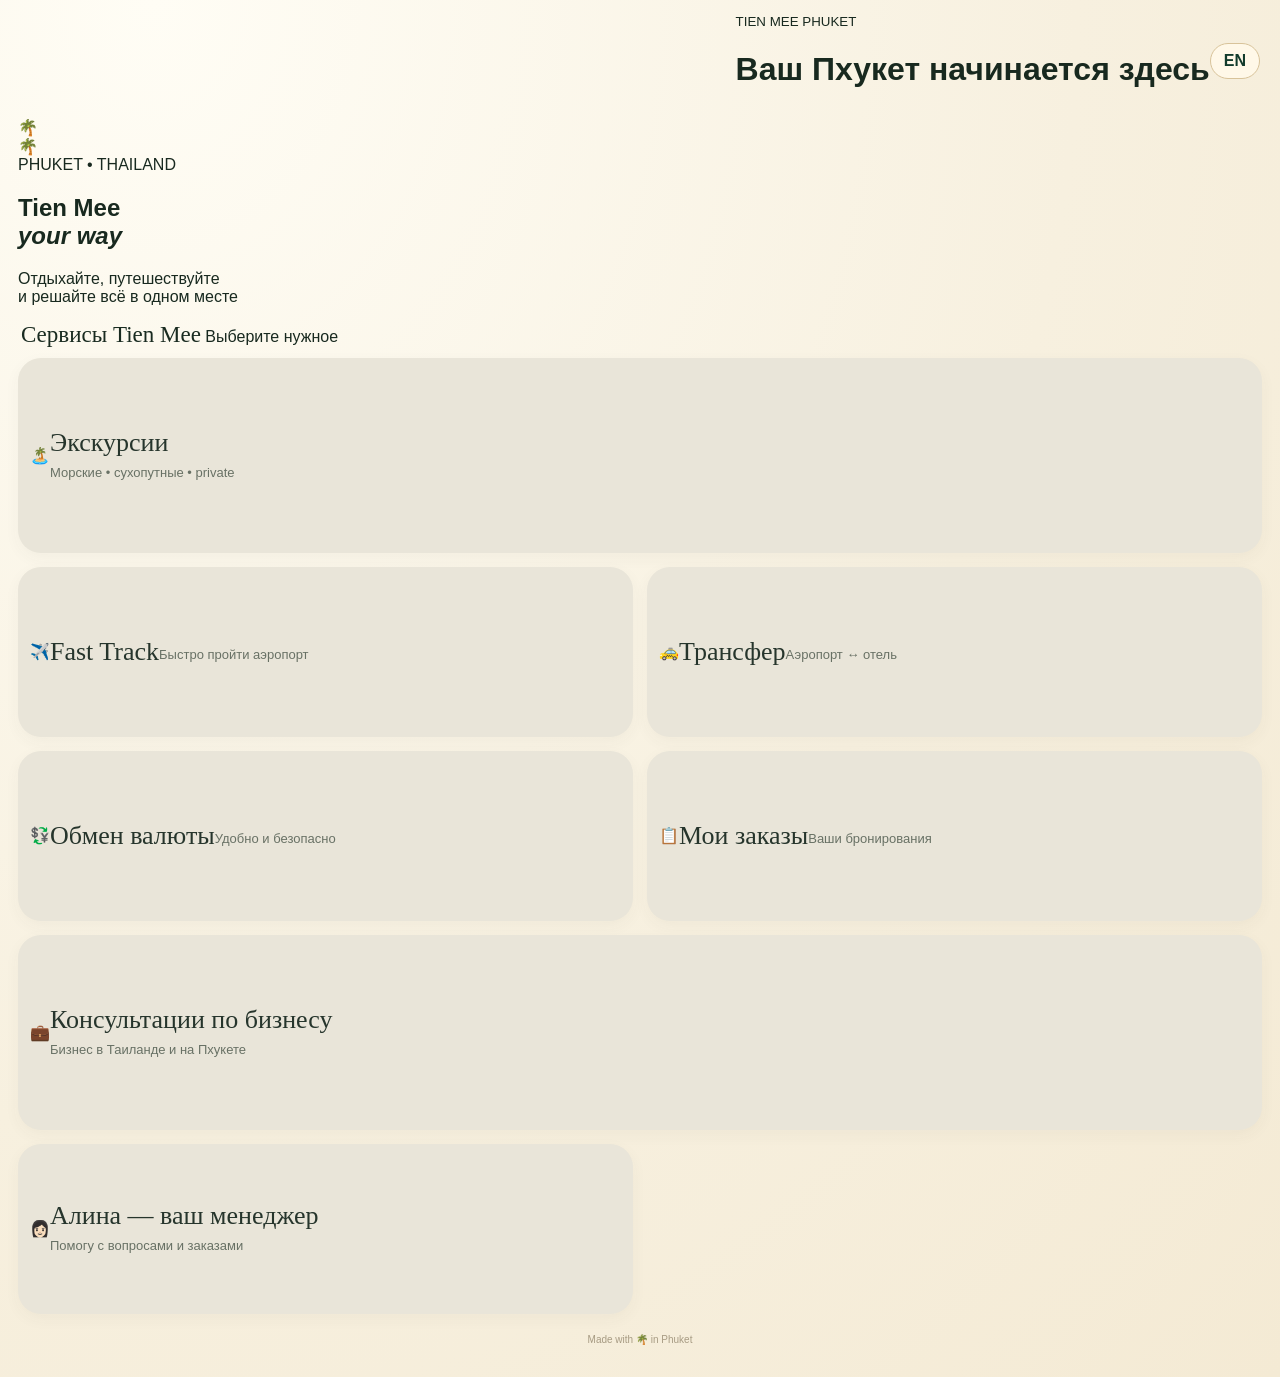
<file: final_index.html>
<!doctype html>
<html lang="ru">
<head>
<meta charset="UTF-8">
<meta name="viewport" content="width=device-width,initial-scale=1,viewport-fit=cover">
<meta name="theme-color" content="#5F7658">
<title>Tien Mee Phuket</title>
<link rel="stylesheet" href="styles.css">
<script src="https://telegram.org/js/telegram-web-app.js"></script>
</head>
<body>
<div class="app">
  <header class="topbar">
    <div>
      <small>TIEN MEE PHUKET</small>
      <h1>Ваш Пхукет начинается здесь</h1>
    </div>
    <button id="lang" class="lang">EN</button>
  </header>

  <main id="home">
    <section class="hero">
      <div class="hero-overlay"></div>
      <div class="hero-palm palm-left">🌴</div>
      <div class="hero-palm palm-right">🌴</div>
      <div class="hero-content">
        <span>PHUKET • THAILAND</span>
        <h2>Tien Mee<br><i>your way</i></h2>
        <p>Отдыхайте, путешествуйте<br>и решайте всё в одном месте</p>
      </div>
    </section>

    <div class="section-title">
      <strong>Сервисы Tien Mee</strong>
      <span>Выберите нужное</span>
    </div>

    <div class="services">
      <button data-open="excursions" class="card card-large">
        <div class="card-icon">🏝️</div>
        <div><b>Экскурсии</b><small>Морские • сухопутные • private</small></div>
        <em>›</em>
      </button>

      <button data-open="fasttrack" class="card">
        <div class="card-icon">✈️</div><b>Fast Track</b><small>Быстро пройти аэропорт</small><em>›</em>
      </button>

      <button data-open="transfer" class="card">
        <div class="card-icon">🚕</div><b>Трансфер</b><small>Аэропорт ↔ отель</small><em>›</em>
      </button>

      <button data-open="exchange" class="card">
        <div class="card-icon">💱</div><b>Обмен валюты</b><small>Удобно и безопасно</small><em>›</em>
      </button>

      <button data-open="orders" class="card">
        <div class="card-icon">📋</div><b>Мои заказы</b><small>Ваши бронирования</small><em>›</em>
      </button>

      <button data-open="business" class="card card-large">
        <div class="card-icon">💼</div>
        <div><b>Консультации по бизнесу</b><small>Бизнес в Таиланде и на Пхукете</small></div>
        <em>›</em>
      </button>

      <button data-open="manager" class="card manager">
        <div class="manager-photo">👩🏻</div>
        <div><b>Алина — ваш менеджер</b><small>Помогу с вопросами и заказами</small></div>
        <em>›</em>
      </button>
    </div>

    <footer>Made with 🌴 in Phuket</footer>
  </main>

  <section id="excursions" class="screen">
    <button data-home class="back">‹ Назад</button>
    <h2>🏝️ Экскурсии</h2>
    <p class="sub">Выберите формат отдыха</p>
    <div class="list">
      <button data-cat="sea">🌊 <span><b>Морские</b><small>Острова, море и снорклинг</small></span>›</button>
      <button data-cat="land">🏔️ <span><b>Сухопутные</b><small>Поездки по острову и за его пределы</small></span>›</button>
      <button data-cat="boats">🛥️ <span><b>Аренда лодок</b><small>Лодка под вашу компанию</small></span>›</button>
      <button data-cat="private">✨ <span><b>Приватные экскурсии</b><small>Маршрут под вас</small></span>›</button>
    </div>
  </section>

  <section id="category" class="screen">
    <button data-back class="back">‹ Назад</button>
    <h2 id="catTitle"></h2>
    <div class="empty">📸<b>Каталог готовим</b><span>Следующим этапом добавим реальные фото, описания, цены и бронирование.</span></div>
  </section>

  <section id="placeholder" class="screen">
    <button data-home class="back">‹ Назад</button>

    <div id="transferScreen">
      <h2>🚕 Трансфер</h2>
      <p class="sub">Аэропорт ↔ отель — спокойно и без лишних забот.</p>
      <div class="info"><b>Ваш трансфер</b><span>Заполните данные поездки. После подтверждения заявка поступит менеджеру.</span></div>

      <form id="transferForm">
        <label>Направление</label>
        <div class="directions">
          <button type="button" class="direction active" data-direction="Аэропорт → Отель">✈️ Аэропорт → Отель</button>
          <button type="button" class="direction" data-direction="Отель → Аэропорт">🏨 Отель → Аэропорт</button>
        </div>
        <label for="transferDate">Дата поездки</label>
        <input id="transferDate" name="date" type="date" required>
        <label for="flightNumber">Номер рейса</label>
        <input id="flightNumber" name="flightNumber" type="text" placeholder="Например, SU123" required>
        <label for="arrivalTime">Время прилёта</label>
        <input id="arrivalTime" name="arrivalTime" type="time" required>
        <div class="two">
          <div><label for="people">Количество человек</label><input id="people" name="people" type="number" min="1" max="50" value="1" required></div>
          <div><label for="suitcases">Чемоданы</label><input id="suitcases" name="suitcases" type="number" min="0" max="50" value="0" required></div>
        </div>
        <label for="hotel">Название отеля</label>
        <input id="hotel" name="hotel" type="text" placeholder="Название отеля" required>
        <label for="phone">Номер для связи</label>
        <input id="phone" name="phone" type="tel" placeholder="+7..." required>
        <div class="payment"><b>💳 Оплата</b><span>Стоимость будет добавлена позже.</span><strong>Оплата производится водителю по факту поездки.</strong></div>
        <button class="submit" type="submit">Подтвердить заказ</button>
      </form>
      <div id="transferConfirmation" class="confirmation" hidden></div>
    </div>

    <div id="otherPlaceholder">
      <h2 id="placeholderTitle"></h2>
      <div class="empty">🚧<b>Раздел создаём</b><span>Каркас готов. Наполнение подключим следующим этапом.</span></div>
    </div>
  </section>
</div>
<script src="app.js"></script>
</body>
</html>
</file>
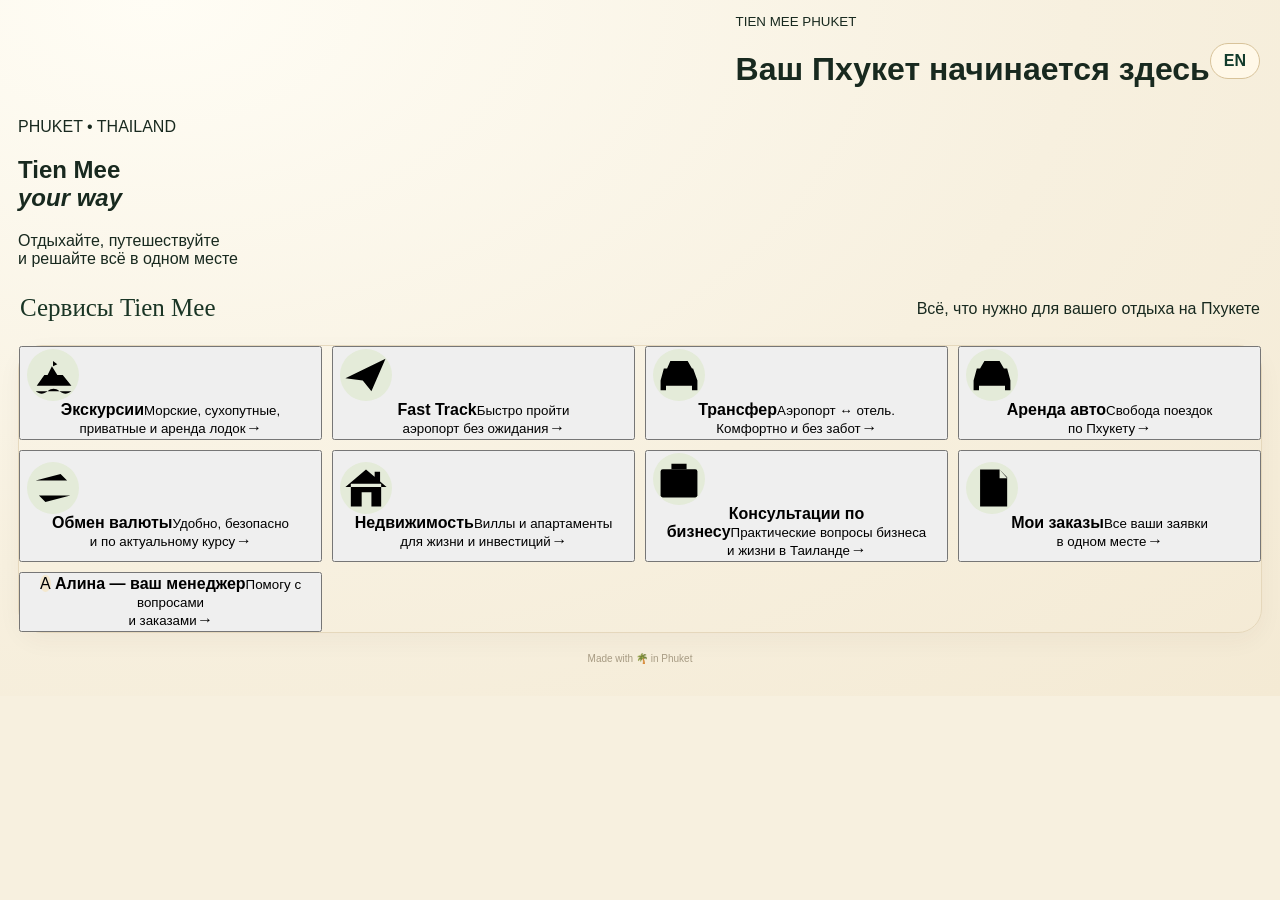
<file: index (5).html>
<!doctype html>
<html lang="ru">
<head>
<meta charset="UTF-8">
<meta name="viewport" content="width=device-width,initial-scale=1,viewport-fit=cover">
<meta name="theme-color" content="#5F7658">
<title>Tien Mee Phuket</title>
<link rel="stylesheet" href="styles.css">
<script src="https://telegram.org/js/telegram-web-app.js"></script>
</head>
<body>
<div class="app">

<header class="topbar">
  <div>
    <small>TIEN MEE PHUKET</small>
    <h1>Ваш Пхукет начинается здесь</h1>
  </div>
  <button id="lang" class="lang" type="button">EN</button>
</header>

<main id="home">
  <section class="hero">
    <div class="hero-photo"></div>
    <div class="hero-overlay"></div>
    <div class="hero-content">
      <span>PHUKET • THAILAND</span>
      <h2>Tien Mee<br><i>your way</i></h2>
      <p>Отдыхайте, путешествуйте<br>и решайте всё в одном месте</p>
    </div>
  </section>

  <div class="section-heading">
    <h2>Сервисы Tien Mee</h2>
    <p>Всё, что нужно для вашего отдыха на Пхукете</p>
  </div>

  <div class="services home-services">
    <button data-open="excursions" class="service-card service-wide service-excursions" type="button">
      <span class="service-icon" aria-hidden="true"><svg viewBox="0 0 48 48"><path d="M5 34h38M9 34l7-10h17l8 10M19 24l4-8 5 8M24 16v-5l4 3"/><path d="M8 39c4 3 7 3 11 0s7-3 11 0 7 3 11 0"/></svg></span>
      <span class="service-copy"><b>Экскурсии</b><small>Морские, сухопутные,<br>приватные и аренда лодок</small><i class="service-arrow">→</i></span>
    </button>

    <button data-open="fasttrack" class="service-card service-half service-fasttrack" type="button">
      <span class="service-icon" aria-hidden="true"><svg viewBox="0 0 48 48"><path d="M5 27 42 9 29 39l-8-10-16-2Z"/><path d="m21 29 10-10"/></svg></span>
      <span class="service-copy"><b>Fast Track</b><small>Быстро пройти<br>аэропорт без ожидания</small><i class="service-arrow">→</i></span>
    </button>

    <button data-open="transfer" class="service-card service-half service-transfer" type="button">
      <span class="service-icon" aria-hidden="true"><svg viewBox="0 0 48 48"><path d="m7 29 3-11h27l4 11v9h-5v-4H12v4H7zM13 18l3-7h16l4 7M13 27h4m14 0h4"/><circle cx="15" cy="29" r="2"/><circle cx="33" cy="29" r="2"/></svg></span>
      <span class="service-copy"><b>Трансфер</b><small>Аэропорт ↔ отель.<br>Комфортно и без забот</small><i class="service-arrow">→</i></span>
    </button>

    <button data-open="cars" class="service-card service-half service-cars" type="button">
      <span class="service-icon" aria-hidden="true"><svg viewBox="0 0 48 48"><path d="M7 29 10 18h28l3 11v9h-5v-4H12v4H7zM13 18l4-7h14l4 7M13 27h5m12 0h5"/><circle cx="15" cy="29" r="2"/><circle cx="33" cy="29" r="2"/></svg></span>
      <span class="service-copy"><b>Аренда авто</b><small>Свобода поездок<br>по Пхукету</small><i class="service-arrow">→</i></span>
    </button>

    <button data-open="exchange" class="service-card service-half service-exchange" type="button">
      <span class="service-icon" aria-hidden="true"><svg viewBox="0 0 48 48"><path d="M8 17h29l-6-6m9 20H11l6 6"/><path d="M18 23h12m-6-5v17"/></svg></span>
      <span class="service-copy"><b>Обмен валюты</b><small>Удобно, безопасно<br>и по актуальному курсу</small><i class="service-arrow">→</i></span>
    </button>

    <button data-open="realestate" class="service-card service-wide service-realestate" type="button">
      <span class="service-icon" aria-hidden="true"><svg viewBox="0 0 48 48"><path d="m5 23 19-16 19 16M10 20v21h28V20M20 41V28h9v13M32 15V9h5v10"/></svg></span>
      <span class="service-copy"><b>Недвижимость</b><small>Виллы и апартаменты<br>для жизни и инвестиций</small><i class="service-arrow">→</i></span>
    </button>

    <button data-open="business" class="service-card service-wide service-business" type="button">
      <span class="service-icon" aria-hidden="true"><svg viewBox="0 0 48 48"><rect x="7" y="15" width="34" height="26" rx="2"/><path d="M17 15v-5h14v5M7 25h34M20 25v4h8v-4"/></svg></span>
      <span class="service-copy"><b>Консультации по бизнесу</b><small>Практические вопросы бизнеса<br>и жизни в Таиланде</small><i class="service-arrow">→</i></span>
    </button>

    <button data-open="orders" class="service-card service-utility" type="button">
      <span class="service-icon" aria-hidden="true"><svg viewBox="0 0 48 48"><path d="M13 7h18l7 7v27H13zM31 7v8h7M19 23h13M19 29h13M19 35h8"/></svg></span>
      <span class="service-copy"><b>Мои заказы</b><small>Все ваши заявки<br>в одном месте</small></span><i class="service-arrow">→</i>
    </button>

    <button data-open="manager" class="service-card service-utility manager-tile" type="button">
      <span class="manager-avatar" aria-hidden="true">А</span>
      <span class="service-copy"><b>Алина — ваш менеджер</b><small>Помогу с вопросами<br>и заказами</small></span><i class="service-arrow">→</i>
    </button>
  </div>
  <footer>Made with 🌴 in Phuket</footer>
</main>

<!-- ЭКСКУРСИИ -->
<section id="excursions" class="screen">
  <button data-home class="back" type="button">‹ Назад</button>
  <div class="section-cover cover-excursions"><div><b>🏝️ Экскурсии</b><span>Откройте Пхукет и его окрестности</span></div></div>
  <p class="sub">Морские и сухопутные поездки, аренда лодок и приватные маршруты.</p>
  <div class="list">
    <button data-cat="sea" type="button">🌊 <span><b>Морские</b><small>Пхи-Пхи, Симиланы, Coral и другие острова</small></span>›</button>
    <button data-cat="land" type="button">🏔️ <span><b>Сухопутные</b><small>Поездки по Пхукету и за его пределы</small></span>›</button>
    <button data-cat="boats" type="button">🛥️ <span><b>Аренда лодок</b><small>Лодка под вашу компанию и маршрут</small></span>›</button>
    <button data-cat="private" type="button">✨ <span><b>Приватные экскурсии</b><small>Маршрут и формат отдыха под вас</small></span>›</button>
  </div>
</section>

<section id="category" class="screen">
  <button data-back class="back" type="button">‹ К экскурсиям</button>
  <h2 id="catTitle"></h2>
  <div class="empty"><span>📸</span><b>Каталог готовим</b><small>Добавим реальные фото, описания, длительность, цены и бронирование.</small></div>
</section>

<!-- FAST TRACK -->
<section id="fasttrack" class="screen">
  <button data-home class="back" type="button">‹ Назад</button>

  <div class="section-cover cover-fasttrack">
    <div>
      <b>✈️ Fast Track</b>
      <span>Быстрее пройти аэропорт</span>
    </div>
  </div>

  <p class="sub">
    Встреча в аэропорту и сопровождение через Fast Track.
  </p>

  <div class="info">
    <b>✈️ Как оформить</b>
    <span>
      Стоимость — от 1 500 THB.<br>
      Сложные случаи рассматриваются отдельно.<br><br>
      Оставьте заявку, указав день, время прилёта и количество человек.
      Подготовьте паспорта всех пассажиров — они понадобятся менеджеру для проверки возможности оформления.
      После получения заявки менеджер свяжется с вами и подтвердит стоимость.
    </span>
  </div>

  <div class="payment">
    <b>💳 Оплата</b>
    <span>Возможна в батах, рублях или USDT.</span>
  </div>

  <form id="fastTrackForm">

    <label for="fastTrackDate">📅 День прилёта</label>
    <input
      id="fastTrackDate"
      name="date"
      type="date"
      required
    >

    <label for="fastTrackTime">🕐 Время прилёта</label>
    <input
      id="fastTrackTime"
      name="time"
      type="time"
      required
    >

    <label for="fastTrackPeople">👥 Количество человек</label>
    <input
      id="fastTrackPeople"
      name="people"
      type="number"
      min="1"
      max="50"
      value="1"
      required
    >

    <button class="submit" type="submit">
      📋 Оставить заявку
    </button>

  </form>

  <div id="fastTrackConfirmation" class="confirmation" hidden></div>
</section>

<!-- ТРАНСФЕР -->
<section id="transfer" class="screen">
  <button data-home class="back" type="button">‹ Назад</button>
  <div class="section-cover cover-transfer"><div><b>🚕 Трансфер</b><span>Аэропорт ↔ отель</span></div></div>
  <p class="sub">Оставьте данные поездки. Мы проверим возможность трансфера и свяжемся с вами с вариантом и стоимостью.</p>

  <div class="info"><b>Как это работает</b><span>Вы отправляете заявку → менеджер проверяет возможность → подтверждает стоимость и способ оплаты.</span></div>

  <form id="transferForm">
    <label>Направление</label>
    <div class="directions">
      <button type="button" class="direction active" data-direction="Аэропорт → Отель">✈️ Аэропорт → Отель</button>
      <button type="button" class="direction" data-direction="Отель → Аэропорт">🏨 Отель → Аэропорт</button>
    </div>
    <label for="transferDate">Дата поездки</label><input id="transferDate" name="date" type="date" required>
    <label for="flightNumber">Номер рейса</label><input id="flightNumber" name="flightNumber" type="text" placeholder="Например, SU123" required>
    <label for="arrivalTime">Время прилёта / выезда</label><input id="arrivalTime" name="arrivalTime" type="time" required>
    <div class="two">
      <div><label for="people">Количество человек</label><input id="people" name="people" type="number" min="1" max="50" value="1" required></div>
      <div><label for="suitcases">Чемоданы</label><input id="suitcases" name="suitcases" type="number" min="0" max="50" value="0" required></div>
    </div>
    <label for="hotel">Название отеля</label><input id="hotel" name="hotel" type="text" placeholder="Название отеля" required>
    <label for="phone">Номер для связи</label><input id="phone" name="phone" type="tel" placeholder="+66..." required>
    <div class="payment"><b>💳 Оплата</b><span>Способ оплаты будет подтверждён менеджером после обработки заявки.</span></div>
    <button class="submit" type="submit">Отправить заявку</button>
  </form>
  <div id="transferConfirmation" class="confirmation" hidden></div>
</section>

<!-- АРЕНДА АВТО -->
<section id="cars" class="screen">
  <button data-home class="back" type="button">‹ Назад</button>
  <div class="section-cover cover-cars"><div><b>🚗 Аренда авто</b><span>Автомобиль для ваших поездок</span></div></div>
  <p class="sub">Оставьте заявку с датами и пожеланиями — мы проверим наличие и пришлём подходящие варианты.</p>
  <form id="carForm">
    <label for="carStart">Дата начала аренды</label><input id="carStart" name="startDate" type="date" required>
    <label for="carEnd">Дата окончания аренды</label><input id="carEnd" name="endDate" type="date" required>
    <label>Куда доставить автомобиль</label>
    <div class="directions">
      <button type="button" class="choice active" data-delivery="Аэропорт">✈️ Аэропорт</button>
      <button type="button" class="choice" data-delivery="Отель">🏨 Отель</button>
      <button type="button" class="choice" data-delivery="Другое место">📍 Другое место</button>
    </div>
    <label for="carLocation">Название / адрес места</label><input id="carLocation" name="location" type="text" placeholder="Например, отель на Пхукете" required>
    <label for="carType">Желаемый класс автомобиля</label><input id="carType" name="carType" type="text" placeholder="Эконом, SUV, премиум и т.д." required>
    <label for="carPeople">Количество человек</label><input id="carPeople" name="people" type="number" min="1" max="20" value="1" required>
    <label for="carPhone">Номер для связи</label><input id="carPhone" name="phone" type="tel" placeholder="+66..." required>
    <label for="carComment">Комментарий</label><textarea id="carComment" name="comment" rows="3" placeholder="Детское кресло, коробка автомат и т.д."></textarea>
    <button class="submit" type="submit">Отправить заявку</button>
  </form>
  <div id="carConfirmation" class="confirmation" hidden></div>
</section>

<!-- ОБМЕН -->
<section id="exchange" class="screen">
  <button data-home class="back" type="button">‹ Назад</button>
  <div class="section-cover cover-exchange"><div><b>💱 Обмен валюты</b><span>Удобно и безопасно</span></div></div>
  <p class="sub">Оставьте заявку — менеджер свяжется с вами и уточнит доступный курс и детали обмена.</p>
  <button class="submit" type="button" data-contact-request="exchange">Оставить заявку</button>
</section>

<!-- НЕДВИЖИМОСТЬ -->
<section id="realestate" class="screen">
  <button data-home class="back" type="button">‹ Назад</button>
  <div class="section-cover cover-realestate"><div><b>🏠 Покупка недвижимости</b><span>Подберём варианты на Пхукете</span></div></div>
  <p class="sub">Расскажите о бюджете и задаче — менеджер свяжется с вами и подберёт подходящие варианты.</p>
  <form id="realEstateForm">
    <label for="reBudget">Бюджет</label><input id="reBudget" name="budget" type="text" placeholder="Например, до 10 млн ฿" required>
    <label for="reType">Что хотите купить?</label><select id="reType" name="propertyType" required><option value="">Выберите</option><option>Апартаменты</option><option>Вилла</option><option>Дом</option><option>Не определился(ась)</option></select>
    <label for="reBedrooms">Количество спален</label><select id="reBedrooms" name="bedrooms"><option value="Не важно">Не важно</option><option>Студия</option><option>1</option><option>2</option><option>3+</option></select>
    <label for="rePurpose">Цель покупки</label><select id="rePurpose" name="purpose" required><option value="">Выберите</option><option>Для себя</option><option>Для инвестиций</option><option>Для отдыха</option><option>Пока не определился(ась)</option></select>
    <label for="reStatus">Ваш статус</label><select id="reStatus" name="status" required><option value="">Выберите</option><option>Я уже на Пхукете</option><option>Прилетаю в ближайшее время</option><option>Планирую поездку</option><option>Пока только изучаю варианты</option></select>
    <label for="reArrival">Если прилетаете — дата</label><input id="reArrival" name="arrivalDate" type="date">
    <label for="rePhone">Номер для связи</label><input id="rePhone" name="phone" type="tel" placeholder="+66..." required>
    <button class="submit" type="submit">Отправить заявку</button>
  </form>
  <div id="realEstateConfirmation" class="confirmation" hidden></div>
</section>

<!-- БИЗНЕС -->
<section id="business" class="screen">
  <button data-home class="back" type="button">‹ Назад</button>
  <div class="section-cover cover-business"><div><b>💼 Консультация</b><span>Бизнес и жизнь в Таиланде</span></div></div>
  <div class="info"><b>Что обсудим</b><span>Компания, способы ведения бизнеса, документы, банки, жильё, переезд и другие практические вопросы жизни в Таиланде.</span></div>
  <div class="payment"><b>💳 Стоимость</b><strong>10 000 ₽</strong><span>После оплаты вы получите контакты для связи.</span></div>
  <form id="businessForm">
    <label for="businessDate">📅 Дата консультации</label><input id="businessDate" name="date" type="date" required>
    <label for="businessTime">🕐 Удобное время</label><input id="businessTime" name="time" type="time" required>
    <label for="businessPhone">📱 Номер для связи</label><input id="businessPhone" name="phone" type="tel" placeholder="+66..." required>
    <label for="businessQuestion">💬 Что хотите обсудить?</label><textarea id="businessQuestion" name="question" rows="4" placeholder="Кратко опишите ваш вопрос"></textarea>
    <button class="submit" type="submit">Перейти к оплате · 10 000 ₽</button>
  </form>
  <div id="businessConfirmation" class="confirmation" hidden></div>
</section>

<!-- ЗАКАЗЫ -->
<section id="orders" class="screen">
  <button data-home class="back" type="button">‹ Назад</button>
  <div class="section-cover cover-orders"><div><b>📋 Мои заказы</b><span>Все ваши заявки в одном месте</span></div></div>
  <div id="ordersList" class="orders-list"></div>
</section>

<!-- МЕНЕДЖЕР -->
<section id="manager" class="screen">
  <button data-home class="back" type="button">‹ Назад</button>
  <div class="section-cover cover-manager"><div><b>👩‍💼 Алина — ваш менеджер</b><span>Помогу с вопросами и заказами</span></div></div>
  <div class="info"><b>Свяжитесь со мной</b><span>Если не нашли нужную услугу или хотите уточнить детали — напишите менеджеру.</span></div>
  <a class="contact-button" href="https://t.me/tienmeePH" target="_blank">💬 Написать в Telegram</a>
  <a class="contact-button secondary" href="https://wa.me/66911640931" target="_blank">WhatsApp</a>
</section>

<div id="toast" class="toast" hidden></div>
</div>
<script src="app.js"></script>
</body>
</html>
</file>
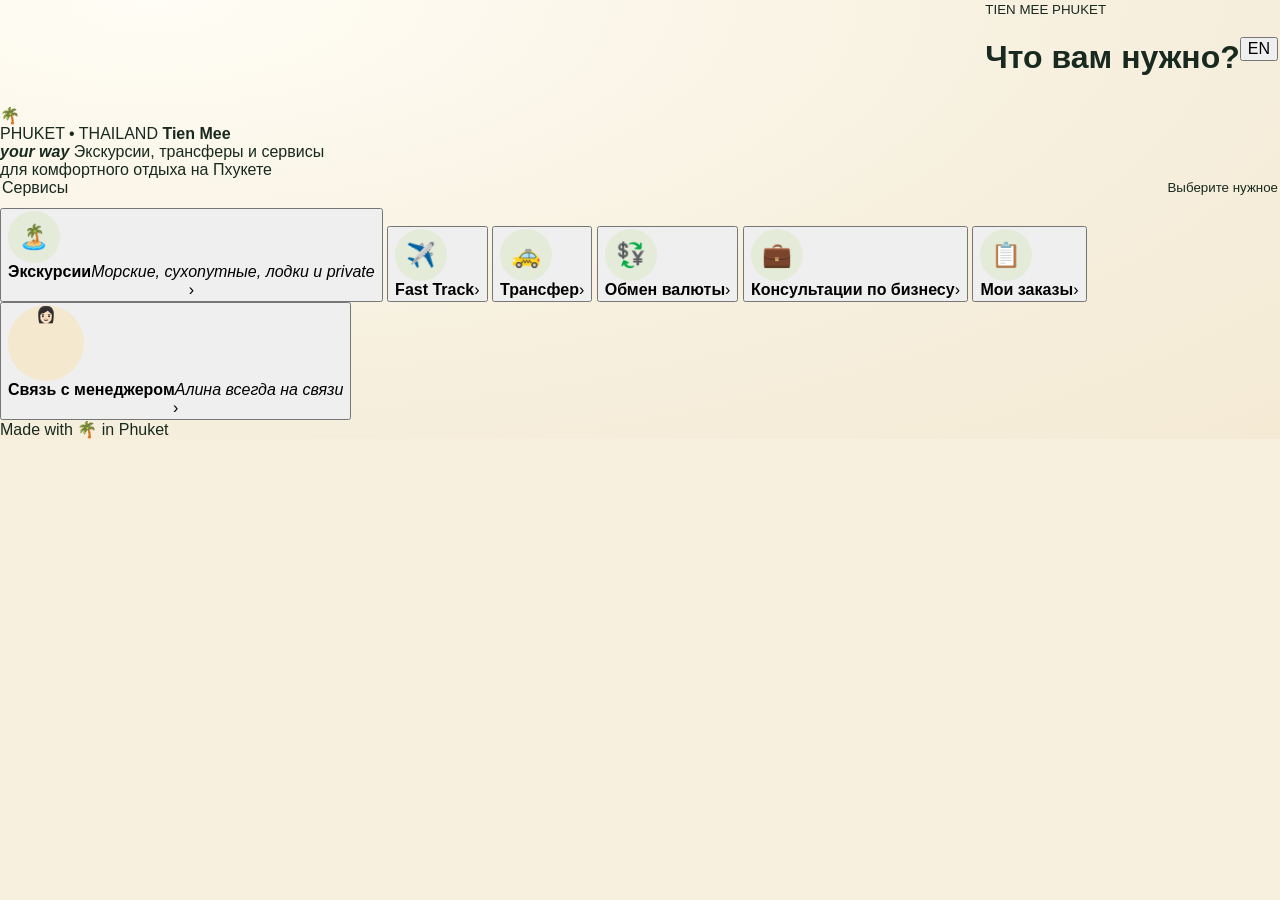
<file: index_tienmee.html>
<!doctype html>
<html lang="ru">
<head>
<meta charset="UTF-8">
<meta name="viewport" content="width=device-width,initial-scale=1,viewport-fit=cover">
<meta name="theme-color" content="#5F7658">
<title>Tien Mee Phuket</title>
<link rel="stylesheet" href="styles.css">
<script src="https://telegram.org/js/telegram-web-app.js"></script>
</head>
<body>
<div class="app-shell">
<header class="topbar">
  <div>
    <small>TIEN MEE PHUKET</small>
    <h1>Что вам нужно?</h1>
  </div>
  <button id="lang" class="lang-btn">EN</button>
</header>

<main id="home">
  <section class="hero">
    <div class="hero-palm">🌴</div>
    <div class="hero-copy">
      <span class="eyebrow">PHUKET • THAILAND</span>
      <b>Tien Mee<br><i>your way</i></b>
      <span>Экскурсии, трансферы и сервисы<br>для комфортного отдыха на Пхукете</span>
    </div>
  </section>

  <div class="section-heading">
    <span>Сервисы</span>
    <small>Выберите нужное</small>
  </div>

  <div class="grid">
    <button data-open="excursions" class="service-card featured">
      <div class="service-icon">🏝️</div>
      <div><strong>Экскурсии</strong><em>Морские, сухопутные, лодки и private</em></div><span class="arrow">›</span>
    </button>
    <button data-open="fasttrack" class="service-card">
      <div class="service-icon">✈️</div><strong>Fast Track</strong><span class="arrow">›</span>
    </button>
    <button data-open="transfer" class="service-card">
      <div class="service-icon">🚕</div><strong>Трансфер</strong><span class="arrow">›</span>
    </button>
    <button data-open="exchange" class="service-card">
      <div class="service-icon">💱</div><strong>Обмен валюты</strong><span class="arrow">›</span>
    </button>
    <button data-open="business" class="service-card">
      <div class="service-icon">💼</div><strong>Консультации по бизнесу</strong><span class="arrow">›</span>
    </button>
    <button data-open="orders" class="service-card">
      <div class="service-icon">📋</div><strong>Мои заказы</strong><span class="arrow">›</span>
    </button>
    <button data-open="manager" class="service-card manager-card featured">
      <div class="manager-avatar">👩🏻</div>
      <div><strong>Связь с менеджером</strong><em>Алина всегда на связи</em></div><span class="arrow">›</span>
    </button>
  </div>

  <div class="footer-note">Made with 🌴 in Phuket</div>
</main>

<section id="excursions" class="screen">
  <button data-home class="back-btn">‹ Назад</button>
  <h2>Экскурсии</h2><p class="subtitle">Выберите формат отдыха</p>
  <div class="list">
    <button data-cat="sea">🌊 <span><b>Морские</b><small>Острова, море и снорклинг</small></span>›</button>
    <button data-cat="land">🏔️ <span><b>Сухопутные</b><small>Поездки по острову и за его пределы</small></span>›</button>
    <button data-cat="boats">🛥️ <span><b>Аренда лодок</b><small>Лодка под вашу компанию</small></span>›</button>
    <button data-cat="private">✨ <span><b>Приватные экскурсии</b><small>Маршрут под вас</small></span>›</button>
  </div>
</section>

<section id="category" class="screen">
  <button data-back class="back-btn">‹ Назад</button>
  <h2 id="catTitle"></h2>
  <div class="empty">📸<b>Каталог готовим</b><span>Следующим этапом добавим реальные фото, описания, цены и бронирование.</span></div>
</section>

<section id="placeholder" class="screen">
  <button data-home class="back-btn">‹ Назад</button>

  <div id="transferScreen">
    <h2>🚕 Трансфер</h2>
    <p class="subtitle">Из аэропорта в отель и обратно — спокойно и без лишних забот.</p>
    <div class="transfer-info"><b>Ваш трансфер</b><span>Заполните данные поездки. После подтверждения заявка поступит менеджеру.</span></div>

    <form id="transferForm">
      <label>Направление</label>
      <div class="transfer-options">
        <button type="button" class="transfer-direction active" data-direction="Аэропорт → Отель">✈️ Аэропорт → Отель</button>
        <button type="button" class="transfer-direction" data-direction="Отель → Аэропорт">🏨 Отель → Аэропорт</button>
      </div>

      <label for="transferDate">Дата поездки</label>
      <input id="transferDate" name="date" type="date" required>

      <label for="flightNumber">Номер рейса</label>
      <input id="flightNumber" name="flightNumber" type="text" placeholder="Например, SU123" required>

      <label for="arrivalTime">Время прилёта</label>
      <input id="arrivalTime" name="arrivalTime" type="time" required>

      <div class="two-col">
        <div><label for="people">Количество человек</label><input id="people" name="people" type="number" min="1" max="50" value="1" required></div>
        <div><label for="suitcases">Чемоданы</label><input id="suitcases" name="suitcases" type="number" min="0" max="50" value="0" required></div>
      </div>

      <label for="hotel">Название отеля</label>
      <input id="hotel" name="hotel" type="text" placeholder="Название отеля" required>

      <label for="phone">Номер для связи</label>
      <input id="phone" name="phone" type="tel" placeholder="+7..." required>

      <div class="payment-placeholder"><b>💳 Оплата</b><span>Стоимость будет добавлена позже.</span><strong>Оплата производится водителю по факту поездки.</strong></div>
      <button class="primary-submit" type="submit">Подтвердить заказ</button>
    </form>
    <div id="transferConfirmation" class="transfer-confirmation" hidden></div>
  </div>

  <div id="otherPlaceholder">
    <h2 id="placeholderTitle"></h2>
    <div class="empty">🚧<b>Раздел создаём</b><span>Каркас готов. Наполнение подключим следующим этапом.</span></div>
  </div>
</section>
</div>
<script src="app.js"></script>
</body>
</html>
</file>
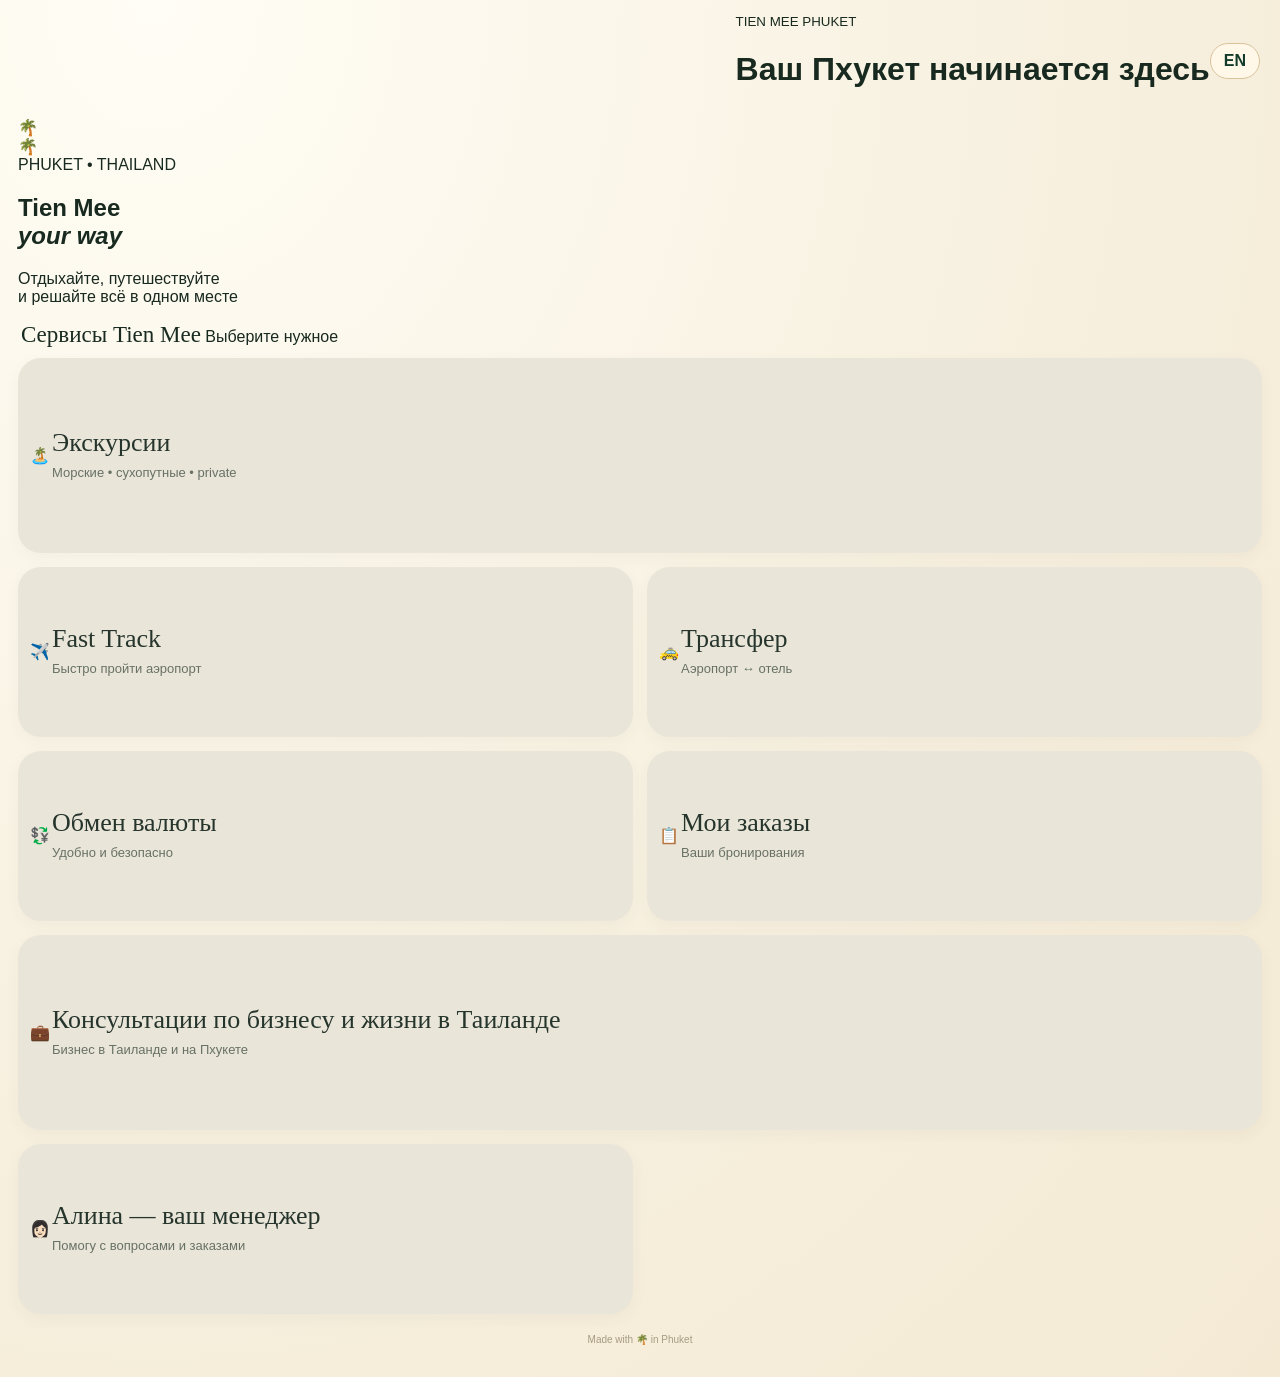
<file: tienmee_index_fixed.html>
<!doctype html>
<html lang="ru">
<head>
<meta charset="UTF-8">
<meta name="viewport" content="width=device-width,initial-scale=1,viewport-fit=cover">
<meta name="theme-color" content="#5F7658">
<title>Tien Mee Phuket</title>
<link rel="stylesheet" href="styles.css">
<script src="https://telegram.org/js/telegram-web-app.js"></script>
</head>

<body>
<div class="app">

  <header class="topbar">
    <div>
      <small>TIEN MEE PHUKET</small>
      <h1>Ваш Пхукет начинается здесь</h1>
    </div>
    <button id="lang" class="lang" type="button">EN</button>
  </header>

  <main id="home">
    <section class="hero">
      <div class="hero-overlay"></div>
      <div class="hero-palm palm-left">🌴</div>
      <div class="hero-palm palm-right">🌴</div>

      <div class="hero-content">
        <span>PHUKET • THAILAND</span>
        <h2>Tien Mee<br><i>your way</i></h2>
        <p>Отдыхайте, путешествуйте<br>и решайте всё в одном месте</p>
      </div>
    </section>

    <div class="section-title">
      <strong>Сервисы Tien Mee</strong>
      <span>Выберите нужное</span>
    </div>

    <div class="services">

      <button data-open="excursions" class="card card-large" type="button">
        <div class="card-icon">🏝️</div>
        <div class="card-content">
          <b>Экскурсии</b>
          <small>Морские • сухопутные • private</small>
        </div>
        <em>›</em>
      </button>

      <button data-open="fasttrack" class="card" type="button">
        <div class="card-icon">✈️</div>
        <div class="card-content">
          <b>Fast Track</b>
          <small>Быстро пройти аэропорт</small>
        </div>
        <em>›</em>
      </button>

      <button data-open="transfer" class="card" type="button">
        <div class="card-icon">🚕</div>
        <div class="card-content">
          <b>Трансфер</b>
          <small>Аэропорт ↔ отель</small>
        </div>
        <em>›</em>
      </button>

      <button data-open="exchange" class="card" type="button">
        <div class="card-icon">💱</div>
        <div class="card-content">
          <b>Обмен валюты</b>
          <small>Удобно и безопасно</small>
        </div>
        <em>›</em>
      </button>

      <button data-open="orders" class="card" type="button">
        <div class="card-icon">📋</div>
        <div class="card-content">
          <b>Мои заказы</b>
          <small>Ваши бронирования</small>
        </div>
        <em>›</em>
      </button>

      <button data-open="business" class="card card-large" type="button">
        <div class="card-icon">💼</div>
        <div class="card-content">
          <b>Консультации по бизнесу и жизни в Таиланде</b>
          <small>Бизнес в Таиланде и на Пхукете</small>
        </div>
        <em>›</em>
      </button>

      <button data-open="manager" class="card manager" type="button">
        <div class="manager-photo">👩🏻</div>
        <div class="card-content">
          <b>Алина — ваш менеджер</b>
          <small>Помогу с вопросами и заказами</small>
        </div>
        <em>›</em>
      </button>

    </div>

    <footer>Made with 🌴 in Phuket</footer>
  </main>


  <section id="excursions" class="screen">
    <button data-home class="back" type="button">‹ Назад</button>
    <h2>🏝️ Экскурсии</h2>
    <p class="sub">Выберите формат отдыха</p>

    <div class="list">
      <button data-cat="sea" type="button">
        🌊
        <span><b>Морские</b><small>Острова, море и снорклинг</small></span>
        ›
      </button>

      <button data-cat="land" type="button">
        🏔️
        <span><b>Сухопутные</b><small>Поездки по острову и за его пределы</small></span>
        ›
      </button>

      <button data-cat="boats" type="button">
        🛥️
        <span><b>Аренда лодок</b><small>Лодка под вашу компанию</small></span>
        ›
      </button>

      <button data-cat="private" type="button">
        ✨
        <span><b>Приватные экскурсии</b><small>Маршрут под вас</small></span>
        ›
      </button>
    </div>
  </section>


  <section id="category" class="screen">
    <button data-back class="back" type="button">‹ Назад</button>
    <h2 id="catTitle"></h2>
    <div class="empty">
      📸
      <b>Каталог готовим</b>
      <span>Следующим этапом добавим реальные фото, описания, цены и бронирование.</span>
    </div>
  </section>


  <section id="placeholder" class="screen">
    <button data-home class="back" type="button">‹ Назад</button>

    <!-- ТРАНСФЕР -->
    <div id="transferScreen" class="service-screen">

      <h2>🚕 Трансфер</h2>
      <p class="sub">Аэропорт ↔ отель — спокойно и без лишних забот.</p>

      <div class="info">
        <b>Ваш трансфер</b>
        <span>Заполните данные поездки. После подтверждения заявка поступит менеджеру.</span>
      </div>

      <form id="transferForm">

        <label>Направление</label>

        <div class="directions">
          <button type="button" class="direction active" data-direction="Аэропорт → Отель">
            ✈️ Аэропорт → Отель
          </button>
          <button type="button" class="direction" data-direction="Отель → Аэропорт">
            🏨 Отель → Аэропорт
          </button>
        </div>

        <label for="transferDate">Дата поездки</label>
        <input id="transferDate" name="date" type="date" required>

        <label for="flightNumber">Номер рейса</label>
        <input id="flightNumber" name="flightNumber" type="text" placeholder="Например, SU123" required>

        <label for="arrivalTime">Время прилёта</label>
        <input id="arrivalTime" name="arrivalTime" type="time" required>

        <div class="two">
          <div>
            <label for="people">Количество человек</label>
            <input id="people" name="people" type="number" min="1" max="50" value="1" required>
          </div>
          <div>
            <label for="suitcases">Чемоданы</label>
            <input id="suitcases" name="suitcases" type="number" min="0" max="50" value="0" required>
          </div>
        </div>

        <label for="hotel">Название отеля</label>
        <input id="hotel" name="hotel" type="text" placeholder="Название отеля" required>

        <label for="phone">Номер для связи</label>
        <input id="phone" name="phone" type="tel" placeholder="+66..." required>

        <div class="payment">
          <b>💳 Оплата</b>
          <span>Стоимость будет добавлена позже.</span>
          <strong>Оплата производится водителю по факту поездки.</strong>
        </div>

        <button class="submit" type="submit">Подтвердить заказ</button>
      </form>

      <div id="transferConfirmation" class="confirmation" hidden></div>
    </div>


    <!-- КОНСУЛЬТАЦИЯ -->
    <div id="businessConsultation" class="service-screen" hidden>

      <h2>💼 Консультация по Таиланду</h2>
      <p class="sub">Бизнес и жизнь в Таиланде</p>

      <div class="info">
        <b>Что обсудим</b>
        <span>
          Разберём вашу ситуацию и конкретные вопросы:
          какую компанию лучше открыть и есть ли в этом смысл,
          варианты ведения бизнеса, документы, банки,
          жильё, переезд и другие практические вопросы.
        </span>
      </div>

      <div class="payment">
        <b>💳 Стоимость консультации</b>
        <strong>10 000 ₽</strong>
      </div>

      <form id="businessForm">

        <label for="businessDate">📅 Дата консультации</label>
        <input id="businessDate" name="date" type="date" required>

        <label for="businessTime">🕐 Удобное время</label>
        <input id="businessTime" name="time" type="time" required>

        <label for="businessPhone">📱 Номер для связи</label>
        <input id="businessPhone" name="phone" type="tel" placeholder="+66..." required>

        <label for="businessQuestion">💬 Что хотите обсудить?</label>
        <textarea id="businessQuestion" name="question" rows="4" placeholder="Кратко опишите ваш вопрос"></textarea>

        <button class="submit" type="submit">Перейти к оплате · 10 000 ₽</button>
      </form>

      <div id="businessConfirmation" class="confirmation" hidden></div>
    </div>


    <!-- ЗАГЛУШКА -->
    <div id="placeholderDefault" class="service-screen" hidden>
      <h2 id="placeholderTitle"></h2>

      <div class="empty">
        🚧
        <b>Раздел создаём</b>
        <span>Каркас готов. Наполнение подключим следующим этапом.</span>
      </div>
    </div>

  </section>

</div>

<script src="app.js"></script>
</body>
</html>
</file>
<file: styles.css>
*{box-sizing:border-box}
:root{--green:#5F7658;--green-dark:#34463A;--green-light:#E8EFE3;--beige:#F7F3EA;--cream:#FFFDF8;--text:#26352C;--muted:#74796E;--line:#E5DED1}
html,body{margin:0;min-height:100%;background:var(--beige);color:var(--text);font-family:-apple-system,BlinkMacSystemFont,"Segoe UI",Roboto,Arial,sans-serif}
body{padding:env(safe-area-inset-top) 0 env(safe-area-inset-bottom)}
button,input,textarea,select{font:inherit}button{cursor:pointer}
.app{width:100%;max-width:560px;margin:auto;padding:10px 12px 28px}
.topbar{display:flex;justify-content:flex-end;align-items:center;margin:0 2px 8px}
.lang{border:1px solid var(--line);background:var(--cream);color:var(--green);border-radius:13px;padding:8px 11px;font-weight:700}
.hero.hero-brand{height:205px;margin:0 0 10px;border-radius:24px;background:#F8F5ED url("palm-corners.svg") center/100% 100% no-repeat;box-shadow:0 10px 24px rgba(50,60,45,.045);display:flex;flex-direction:column;align-items:center;justify-content:center;text-align:center;color:var(--text);padding:25px 18px;position:relative;overflow:hidden}
.brand-eyebrow{font-size:10px;letter-spacing:4px;font-weight:600;color:#465B48;margin-bottom:13px}
.hero-brand h1{font-family:Georgia,"Times New Roman",serif;font-size:clamp(54px,13vw,72px);font-weight:500;letter-spacing:-2.5px;line-height:.92;margin:0;color:#24352B}
.hero-brand p{font-family:inherit;font-size:15px;letter-spacing:.1px;color:#657265;margin:18px 0 0}
.section-title{margin:0 3px 10px}.section-title strong{font-family:Georgia,"Times New Roman",serif;font-size:23px;font-weight:500;color:var(--text)}
.services{display:grid;grid-template-columns:1fr 1fr;gap:9px}
.card{position:relative;width:100%;min-width:0;min-height:142px;border:0;border-radius:19px;overflow:hidden;padding:17px 12px;text-align:left;color:var(--text);display:flex;align-items:center;box-shadow:0 5px 16px rgba(74,70,61,.045);background-color:#e9e5d9;background-repeat:no-repeat;background-size:cover;background-position:center right;isolation:isolate}
.card-large{grid-column:1/-1;min-height:164px}
.card-photo:before{content:"";position:absolute;inset:0;z-index:-1;background:linear-gradient(90deg,#F8F5ED 0%,rgba(248,245,237,.98) 25%,rgba(248,245,237,.78) 43%,rgba(248,245,237,.12) 70%,rgba(248,245,237,0) 100%)}
.card-content{position:relative;z-index:1;width:53%;min-width:0;padding:0 0 0 2px}
.card b{display:block;font-family:Georgia,"Times New Roman",serif;font-size:clamp(19px,5vw,24px);font-weight:500;line-height:1.08;color:#26352C}
.card small{display:block;margin-top:7px;font-size:12px;line-height:1.4;color:#687165;max-width:230px}
.photo-excursions{background-image:url("excursions.jpg");min-height:164px}
.photo-fasttrack{background-image:url("fasttrack.jpg")}
.photo-transfer{background-image:url("transfer.jpg")}
.photo-cars{background-image:url("cars.jpg")}
.photo-exchange{background-image:url("exchange.jpg")}
.photo-realestate{background-image:url("realestate.jpg");grid-column:1/-1;min-height:156px}
.photo-business{background-image:url("business.jpg");grid-column:1/-1;min-height:150px}
.card-shade{display:none}.card em{display:none}
.text-card{min-height:104px;align-items:center;background:#FBF9F3 url("palm-corners.svg") center/cover no-repeat;border:1px solid rgba(95,118,88,.08);box-shadow:0 4px 13px rgba(74,70,61,.035);padding:16px 14px;gap:12px}
.text-card .card-content{width:auto;flex:1;padding:0}
.text-card b{font-size:19px}.text-card small{font-size:12px}
.text-card-mark{flex:0 0 38px;width:38px;height:38px;border-radius:50%;display:grid;place-items:center;background:#F0EEE4;color:var(--green-dark);font-family:Georgia,serif;font-size:12px;letter-spacing:.3px}
footer{text-align:center;color:#A39C90;font-size:10px;margin-top:17px}
.screen{display:none;padding-bottom:20px}.screen.active{display:block}.back{border:0;background:transparent;color:var(--green);padding:4px 0 12px;font-weight:700}.screen h2{font-size:28px;line-height:1.15;margin:3px 0 5px}.sub{color:var(--muted);margin:0 0 17px;line-height:1.45}
.section-cover{height:190px;border-radius:22px;overflow:hidden;position:relative;background-size:cover;background-position:center;margin-bottom:14px}.section-cover:after{content:"";position:absolute;inset:0;background:linear-gradient(0deg,rgba(20,30,22,.72),rgba(20,30,22,.05) 70%)}.section-cover>div{position:absolute;z-index:2;left:18px;bottom:18px;color:#fff}.section-cover b{display:block;font-size:25px}.section-cover span{display:block;font-size:13px;margin-top:5px}
.cover-excursions{background-image:url("excursions.jpg")}.cover-fasttrack{background-image:url("fasttrack.jpg")}.cover-transfer{background-image:url("transfer.jpg")}.cover-cars{background-image:url("cars.jpg")}.cover-exchange{background-image:url("exchange.jpg")}.cover-realestate{background-image:url("realestate.jpg")}.cover-business{background-image:url("business.jpg")}
.list{display:flex;flex-direction:column;gap:9px}.list button,.choice{width:100%;border:1px solid var(--line);background:var(--cream);border-radius:17px;padding:15px;text-align:left;display:flex;align-items:center;gap:12px;color:var(--text);font-size:21px}.list button span{flex:1}.list button b{display:block;font-size:15px}.list button small{display:block;font-size:11px;color:var(--muted);margin-top:3px}
.empty{margin-top:18px;min-height:190px;border:1px dashed #D8D0C2;border-radius:22px;background:rgba(255,253,248,.6);display:flex;flex-direction:column;align-items:center;justify-content:center;text-align:center;padding:25px;gap:8px}.empty span{font-size:31px}.empty b{font-size:17px}.empty small{font-size:13px;color:var(--muted);line-height:1.45;max-width:300px}
.info,.payment{display:flex;flex-direction:column;gap:6px;padding:20px;margin:15px 0;border-radius:22px;background:var(--green-light);border:1px solid rgba(95,118,88,.08)}.info b,.payment b{font-size:18px}.info span,.payment span{font-size:14px;line-height:1.5}.payment strong{color:var(--green-dark);font-size:25px}
form{display:flex;flex-direction:column;gap:8px}form label{display:block;color:var(--text);font-size:14px;font-weight:700;margin-top:7px;margin-bottom:2px}
form input,
form textarea,
form select {
  display: block;
  box-sizing: border-box;
  width: 100%;
  max-width: 100%;
  min-width: 0;
  min-height: 52px;
  padding: 14px 16px;
  border: 1px solid var(--line);
  border-radius: 15px;
  background: var(--cream);
  color: var(--text);
  outline: none;
  font-size: 16px;
}

form textarea{min-height:110px;resize:none}form input:focus,form textarea:focus,form select:focus{border-color:var(--green);box-shadow:0 0 0 3px rgba(95,118,88,.1)}
.directions{display:grid;gap:8px}.direction,.choice{font-size:14px;justify-content:flex-start}.direction.active,.choice.active{border-color:var(--green);background:var(--green-light);font-weight:800}
.two {
  display: grid;
  grid-template-columns: repeat(2, minmax(0, 1fr));
  gap: 9px;
  width: 100%;
  min-width: 0;
}

.two > * {
  min-width: 0;
  max-width: 100%;
}
.submit{width:100%;border:0;border-radius:16px;padding:15px 18px;background:var(--green);color:white;font-weight:800;font-size:16px;margin-top:12px;box-shadow:0 7px 16px rgba(95,118,88,.18)}.confirmation{padding:20px;margin-top:16px;border-radius:21px;background:var(--cream);border:1px solid var(--line);font-size:14px;line-height:1.6}.confirmation h3{margin:0 0 12px;font-size:22px}.confirmation button{width:100%;border:0;border-radius:14px;padding:12px 15px;background:var(--green);color:white;font-weight:700}
.contact-button{display:block;text-decoration:none;text-align:center;border-radius:16px;padding:15px;margin-top:10px;background:var(--green);color:#fff;font-weight:800}.contact-button.secondary{background:var(--cream);color:var(--green);border:1px solid var(--line)}
.orders-list{display:flex;flex-direction:column;gap:10px}.order-card{position:relative;background:var(--cream);border:1px solid var(--line);border-radius:18px;padding:16px 70px 16px 16px;min-height:90px}.order-card b{display:block;font-size:15px}.order-card span{display:block;color:var(--muted);font-size:11px;margin-top:4px}.order-card small{display:inline-block;margin-top:9px;background:var(--green-light);color:var(--green-dark);padding:4px 8px;border-radius:9px}.order-card em{position:absolute;right:14px;top:16px;font-style:normal;color:var(--muted);font-size:11px}.toast{position:fixed;left:50%;bottom:20px;transform:translateX(-50%);background:var(--green-dark);color:#fff;padding:12px 16px;border-radius:14px;z-index:20}
@media(min-width:700px){.app{max-width:1040px;padding:18px 20px 35px}.hero.hero-brand{height:255px}.services{gap:12px}.card{min-height:170px}.card-large,.photo-excursions{min-height:195px}.photo-realestate,.photo-business{min-height:180px}.text-card{min-height:125px}.card-content{width:47%}}
@media(max-width:380px){.app{padding-left:10px;padding-right:10px}.hero.hero-brand{height:180px}.services{gap:7px}.card{min-height:128px;padding:12px}.card-large,.photo-excursions{min-height:150px}.photo-realestate,.photo-business{min-height:140px}.card-content{width:57%}.card b{font-size:18px}.card small{font-size:10px}.text-card{min-height:96px}}
/* Tien Mee: replacement hero and excursions image */
.hero.hero-brand {
  background: #f8f5ed url("hero-brand.jpg") center / cover no-repeat !important;
  position: relative;
  overflow: hidden;
  min-height: 230px;
  border-radius: 24px;
}
.hero-brand .brand-eyebrow,
.hero-brand h1,
.hero-brand p {
  position: relative;
  z-index: 1;
}
.hero-brand h1 {
  color: #24352b;
  font-family: Georgia, "Times New Roman", serif;
  font-weight: 500;
  letter-spacing: -0.025em;
  font-size: clamp(54px, 13vw, 78px);
  line-height: .98;
  margin: 12px 0 0;
}
.hero-brand .brand-eyebrow {
  color: #465b48;
  letter-spacing: .32em;
}
.hero-brand p {
  color: #657265;
  margin-top: 16px;
}

/* Avoid the excursion cover cropping the boat into the text area on narrow screens. */
.photo-excursions {
  background-image: url("excursions.jpg") !important;
  background-size: cover !important;
  background-position: center right !important;
  min-height: 165px;
}
.photo-excursions:before {
  background: linear-gradient(90deg,
    #f8f5ed 0%,
    rgba(248,245,237,.97) 29%,
    rgba(248,245,237,.72) 47%,
    rgba(248,245,237,.08) 73%,
    rgba(248,245,237,0) 100%) !important;
}
@media (max-width: 430px) {
  .hero.hero-brand { min-height: 190px; }
  .photo-excursions { background-position: 63% center !important; }
}


/* Tien Mee — управление кадрированием фотографий.
   Меняй проценты в background-position, не размеры карточек. */
.photo-fasttrack { background-position: 58% center !important; }
.photo-transfer  { background-position: 62% center !important; }
.photo-cars      { background-position: 58% center !important; }

.cover-fasttrack { background-position: 58% center !important; }
.cover-transfer  { background-position: 62% center !important; }
.cover-cars      { background-position: 58% center !important; }

/* На узком экране сохраняем отдельное кадрирование карточки экскурсий. */
@media (max-width: 430px) {
  .photo-fasttrack { background-position: 60% center !important; }
  .photo-transfer  { background-position: 64% center !important; }
  .photo-cars      { background-position: 60% center !important; }
}

/* Integrated excursion catalog */
.excursion-cards{display:grid;grid-template-columns:1fr;gap:13px;margin-top:12px}
.excursion-card{overflow:hidden;border:1px solid var(--line);border-radius:20px;background:var(--cream);box-shadow:0 5px 16px rgba(74,70,61,.045)}
.excursion-card-photo{height:138px;background:linear-gradient(120deg,#dfe7d8,#a8bda4);background-position:center;background-size:cover}
.excursion-card-photo.sea-cover{background-image:linear-gradient(120deg,rgba(30,95,119,.12),rgba(240,223,179,.2)),url('excursions.jpg')}
.excursion-card-photo.land-cover{background-image:linear-gradient(120deg,rgba(52,70,58,.08),rgba(240,223,179,.2)),url('realestate.jpg')}
.excursion-card-photo.show-cover{background-image:linear-gradient(120deg,#463c53,#b77c60)}
.excursion-card-photo.activity-cover{background-image:linear-gradient(120deg,#c9d8d0,#789b9b)}
.excursion-card-body{padding:15px}.excursion-card h3{font-family:Georgia,serif;font-size:21px;font-weight:500;line-height:1.15;margin:0 0 8px}.excursion-card p{font-size:13px;line-height:1.5;color:var(--muted);margin:0 0 12px;display:-webkit-box;-webkit-line-clamp:3;-webkit-box-orient:vertical;overflow:hidden}
.excursion-price{font-weight:750;color:var(--green-dark);font-size:14px;line-height:1.5;margin:8px 0 12px}.excursion-open{margin-top:4px}.detail-photo{height:190px;border-radius:21px;background:linear-gradient(135deg,#c5d4c1,#738b78);background-position:center;background-size:cover;display:flex;align-items:flex-end;padding:17px;margin-bottom:17px;color:#fff;font-weight:700;text-shadow:0 1px 4px #34463a}.detail-description{line-height:1.6;color:var(--text)}.detail-price{font-size:16px;padding:12px 14px;background:var(--green-light);border-radius:14px}.availability-note{background:#f0eee4;border-radius:12px;padding:12px;font-size:13px}.program-list{padding-left:23px;display:flex;flex-direction:column;gap:10px}.program-list li{padding-left:2px;line-height:1.45}.program-list li b{display:block;color:var(--green-dark);font-size:13px}.program-list li span{display:block;font-size:14px}.excursion-notes{border:1px solid var(--line);border-radius:15px;padding:14px;margin:12px 0;background:var(--cream);font-size:13px;line-height:1.5}.excursion-notes ul{padding-left:28px;margin-left:0;margin-bottom:0;list-style-position:outside}booking-form{margin-top:20px;padding:17px;border:1px solid var(--line);border-radius:20px;background:#fbf9f3}.booking-form h3{font-family:Georgia,serif;font-size:22px;font-weight:500;margin:0 0 7px}.whatsapp-link{display:block;text-align:center;background:#e8efe3;color:#34463a;border-radius:14px;padding:13px;font-weight:750;text-decoration:none;margin:12px 0}.excursion-card .submit{margin-top:7px}

/* =========================================================
   TIEN MEE TROPICAL BOUTIQUE — visual refresh
   Keeps existing screen/form/catalog behavior intact.
   ========================================================= */
:root{
  --green:#214d35;--green-dark:#163b29;--green-light:#e6edda;
  --beige:#f7f0df;--cream:#fffaf0;--text:#1e3025;--muted:#6e7668;
  --line:#e8dcc3;--gold:#c58a2b;--coral:#b95c42;--sage:#b9c89e;
}
html,body{background:linear-gradient(180deg,#f8f1e2 0%,#f6efdf 100%);color:var(--text)}
.app{max-width:1160px;padding:14px 18px 34px}
.topbar.brand-header{min-height:62px;display:flex;align-items:center;justify-content:space-between;gap:16px;margin:0 0 14px;padding:8px 16px;background:rgba(255,250,240,.92);border:1px solid rgba(223,207,174,.6);border-radius:20px;box-shadow:0 8px 24px rgba(59,57,37,.06)}
.brand-lockup{display:flex;align-items:center;gap:10px;text-decoration:none;color:var(--green-dark);min-width:max-content}
.brand-lockup>span:last-child{display:flex;flex-direction:column;line-height:1}
.brand-lockup b{font:600 22px Georgia,'Times New Roman',serif;letter-spacing:2px}
.brand-lockup small{font-size:9px;letter-spacing:4px;text-align:center;margin-top:5px;color:#a56e20}
.brand-palm{font-size:32px;color:var(--gold);line-height:1}
.desktop-nav{display:flex;align-items:center;gap:6px;margin-left:auto}
.desktop-nav button{border:0;background:transparent;color:var(--text);padding:10px 13px;border-radius:12px;font-size:13px;font-weight:650}
.desktop-nav button:hover{background:#f1e7d1}
.lang{border-color:#d8c39a;background:#fff8e8;color:var(--green-dark);border-radius:999px;padding:8px 13px}
.hero.hero-brand{height:auto;min-height:350px;margin:0 0 16px;padding:44px 42px;align-items:flex-start;justify-content:center;text-align:left;border-radius:28px;background:#e6ead7 url('hero-brand.jpg') center/cover no-repeat;box-shadow:0 12px 30px rgba(56,61,42,.09);isolation:isolate}
.hero.hero-brand:before{content:'';position:absolute;inset:0;z-index:-1;background:linear-gradient(90deg,rgba(255,250,240,.97) 0%,rgba(255,250,240,.91) 33%,rgba(255,250,240,.46) 55%,rgba(255,250,240,.02) 100%)}
.hero-copy{width:min(54%,520px);position:relative;z-index:1}
.brand-eyebrow{display:block;font-size:10px;letter-spacing:3px;color:#94702f;font-weight:800;margin-bottom:12px}
.hero-brand h1{font:500 clamp(38px,5vw,62px)/.98 Georgia,'Times New Roman',serif;letter-spacing:-1.4px;color:#193b29;margin:0}
.hero-brand h1 em{font-style:normal;color:#a66c20}
.hero-brand p{max-width:390px;font-size:15px;line-height:1.55;color:#536252;margin:15px 0 20px}
.hero-cta,.feature-cta{display:inline-flex;align-items:center;gap:18px;border:0;border-radius:999px;padding:13px 20px;background:var(--green);color:#fffaf0;font-size:14px;font-weight:750;box-shadow:0 7px 16px rgba(33,77,53,.18)}
.hero-cta span{font-size:20px;line-height:12px}.hero-botanical{position:absolute;right:8%;bottom:7%;font-size:68px;color:#f5dca2;text-shadow:0 2px 12px rgba(94,93,50,.15);opacity:.9;pointer-events:none}
.home-services{display:grid;grid-template-columns:repeat(4,minmax(0,1fr));gap:10px;padding:12px;margin-bottom:16px;background:rgba(255,250,240,.82);border:1px solid rgba(226,211,181,.8);border-radius:24px;box-shadow:0 8px 24px rgba(59,57,37,.045)}
.service-tile{min-width:0;min-height:135px;display:flex;flex-direction:column;align-items:center;justify-content:center;gap:7px;text-align:center;padding:14px 9px;border:1px solid rgba(230,218,193,.45);border-radius:18px;background:linear-gradient(145deg,#fffdf7,#f8f0df);color:var(--text);box-shadow:0 4px 12px rgba(80,65,39,.035);transition:transform .18s ease,box-shadow .18s ease}
.service-tile:hover{transform:translateY(-2px);box-shadow:0 8px 18px rgba(80,65,39,.09)}
.service-icon{width:48px;height:48px;border-radius:50%;display:grid;place-items:center;font-size:25px;font-weight:700;color:#183b29;background:#e4ebd9}
.icon-green{background:#24553a;color:#fff8e9}.icon-sand{background:#f3d9a2;color:#24452f}.icon-coral{background:#bc5c42;color:#fff8e9}.icon-gold{background:#d8a34d;color:#183b29}.icon-sage{background:#becd9f;color:#24452f}.icon-cream{background:#eee2bf;color:#24452f}
.service-tile b{font-size:13px;line-height:1.2}.service-tile small{font-size:10px;line-height:1.35;color:var(--muted);max-width:145px}
.feature-banner{position:relative;isolation:isolate;overflow:hidden;width:100%;min-height:230px;display:flex;flex-direction:column;align-items:flex-start;justify-content:center;gap:8px;text-align:left;padding:28px 32px;margin:0 0 22px;border:0;border-radius:24px;background:#174b42 url('excursions.jpg') center 48%/cover no-repeat;color:#fff8e9;box-shadow:0 10px 26px rgba(28,69,59,.13)}
.feature-banner:before{content:'';position:absolute;inset:0;z-index:-1;background:linear-gradient(90deg,rgba(10,55,48,.92) 0%,rgba(10,55,48,.75) 43%,rgba(10,55,48,.05) 100%)}
.feature-label{font-size:9px;letter-spacing:3px;font-weight:800;color:#f1cc7d}.feature-banner strong{font:500 clamp(28px,3vw,40px)/1.02 Georgia,'Times New Roman',serif}.feature-banner>small{font-size:13px;color:#f3eee0}.feature-cta{background:#c58a2b;color:#fff9ec;padding:10px 16px;margin-top:5px;font-size:12px;box-shadow:none}.feature-cta b{font-size:17px}
.popular-section{margin:0 0 20px}.section-heading{display:flex;align-items:center;justify-content:space-between;gap:12px;margin:0 2px 11px}.section-heading h2{font:500 25px/1.1 Georgia,'Times New Roman',serif;margin:0;color:#1c3929}.section-heading button{border:0;background:transparent;color:#98641e;font-size:12px;font-weight:750;white-space:nowrap}
.popular-grid{display:grid;grid-template-columns:repeat(3,minmax(0,1fr));gap:12px}.popular-card{display:flex;flex-direction:column;align-items:flex-start;text-align:left;min-width:0;overflow:hidden;padding:0 0 13px;border:1px solid #eadfc9;border-radius:18px;background:#fffaf0;color:var(--text);box-shadow:0 5px 16px rgba(74,62,42,.05)}.popular-photo{display:block;width:100%;height:145px;background-size:cover;background-position:center}.popular-phi .popular-photo{background-image:url('excursions.jpg')}.popular-similan .popular-photo{background-image:url('islands-route.jpg')}.popular-phangnga .popular-photo{background-image:url('hong-phangnga.jpg')}.popular-card>b{font:500 17px Georgia,'Times New Roman',serif;margin:11px 12px 3px}.popular-card>small{font-size:11px;color:var(--muted);margin:0 12px 9px}.popular-card>strong{width:calc(100% - 24px);margin:auto 12px 0;font-size:13px;color:#a56d1c;display:flex;align-items:center;justify-content:space-between}.popular-card i{font-style:normal;display:grid;place-items:center;width:27px;height:27px;border-radius:50%;background:#c58a2b;color:white;font-size:17px}
.manager-banner {
  width: 100%;
  display: grid;
  grid-template-columns: 76px minmax(0, 1fr);
  grid-template-areas:
    "avatar copy"
    "action action";
  align-items: center;
  gap: 14px 18px;
  padding: 26px;
  margin: 8px 0 18px;
  border: 1px solid #eadfc9;
  border-radius: 24px;
  background: linear-gradient(110deg, #fff8e7, #f5e5c2);
  color: var(--text);
  text-align: left;
}

.manager-avatar {
  grid-area: avatar;
  width: 76px;
  height: 76px;
  border-radius: 50%;
  overflow: hidden;
  background: #f4e8ce;
}

.manager-avatar img {
  display: block;
  width: 100%;
  height: 100%;
  object-fit: cover;
  object-position: center top;
}

.manager-copy {
  grid-area: copy;
  display: flex;
  min-width: 0;
  flex-direction: column;
  gap: 8px;
}

.manager-copy b {
  font: 500 24px/1.15 Georgia, serif;
}

.manager-copy small {
  font-size: 14px;
  line-height: 1.5;
  color: var(--muted);
}

.manager-action {
  grid-area: action;
  display: block;
  width: 100%;
  padding: 16px 20px;
  border-radius: 999px;
  background: #174b35;
  color: #fff9ec;
  font-size: 15px;
  font-weight: 750;
  text-align: center;
  white-space: normal;
}
/* Карточка «Мои заказы» в стиле блока менеджера */
.home-utility-links {
  display: grid;
  grid-template-columns: 1fr;
  gap: 18px;
  margin: 0 0 20px;
}

.home-utility-links button {
  display: grid;
  grid-template-columns: 76px minmax(0, 1fr);
  grid-template-rows: auto auto;
  gap: 8px 18px;
  align-items: center;
  width: 100%;
  min-height: 193px;
  padding: 26px;
  border: 1px solid #eadfc9;
  border-radius: 24px;
  background: linear-gradient(110deg, #fff8e7, #f5e5c2);
  color: var(--text);
  text-align: left;
}

.home-utility-links button > span {
  grid-column: 1;
  grid-row: 1 / 3;
  width: 76px;
  height: 76px;
  border-radius: 50%;
  background: #f0ead8;
  position: relative;
}

.home-utility-links button > span::after {
  content: "☷";
  position: absolute;
  inset: 0;
  display: grid;
  place-items: center;
  color: #174b35;
  font-size: 42px;
}

.home-utility-links b {
  grid-column: 2;
  font: 500 24px/1.15 Georgia, serif;
}

.home-utility-links small {
  grid-column: 2;
  font-size: 14px;
  line-height: 1.5;
  color: var(--muted);
}
footer{text-align:center;color:#a79b83;font-size:10px;margin-top:20px}
/* Inner pages share the same boutique visual system. */
.screen{padding:4px 0 26px}.back{display:inline-flex;align-items:center;gap:5px;color:var(--green);font-size:13px;padding:8px 2px 14px}.section-cover{height:220px;border-radius:24px;margin-bottom:18px;box-shadow:0 9px 24px rgba(44,58,39,.08)}.section-cover:after{background:linear-gradient(0deg,rgba(12,47,34,.78),rgba(12,47,34,.02) 78%)}.section-cover>div{left:25px;bottom:23px}.section-cover b{font:500 clamp(25px,4vw,34px)/1.1 Georgia,'Times New Roman',serif}.section-cover span{font-size:13px;line-height:1.4}.sub{font-size:14px;line-height:1.6;color:#667161;margin:0 2px 18px}.list{gap:10px}.list button{border-color:#e9dfcb;background:rgba(255,250,240,.92);border-radius:18px;padding:17px;font-size:20px;box-shadow:0 4px 13px rgba(70,62,44,.035)}.list button b{font-size:15px}.list button small{font-size:12px;line-height:1.4}.info,.payment{border-radius:20px;background:#e9eedf;border:1px solid #dce5d0;padding:19px}.info b,.payment b{font:500 19px Georgia,serif}.info span,.payment span{font-size:13px;line-height:1.6}
form label{font-size:13px}form input,form textarea,form select{background:#fffaf0;border-color:#e5dac4;border-radius:14px;min-height:50px}form input:focus,form textarea:focus,form select:focus{border-color:#66835a;box-shadow:0 0 0 3px rgba(33,77,53,.1)}.submit{border-radius:999px;background:var(--green);box-shadow:0 8px 18px rgba(33,77,53,.17);padding:15px 20px}.confirmation{background:#fffaf0;border-color:#e8dcc3;border-radius:18px}.contact-button{background:var(--green);border-radius:999px}.contact-button.secondary{background:#fffaf0;color:var(--green);border-color:#e8dcc3}
.license-prices{margin:17px 0;padding:19px;border:1px solid #e8dcc3;border-radius:20px;background:#fffaf0;box-shadow:0 5px 15px rgba(74,62,42,.04)}.license-prices h3{font:500 20px Georgia,'Times New Roman',serif;margin:3px 0 9px}.license-price-row{display:flex;justify-content:space-between;gap:15px;padding:11px 0;border-bottom:1px solid #eee4d1;font-size:13px}.license-price-row b{white-space:nowrap;color:#93621d}.license-note{font-size:12px;line-height:1.5;color:var(--muted);margin:14px 0 0}.form-intro h2{font:500 25px Georgia,serif}.form-intro p{font-size:13px;color:var(--muted);line-height:1.5}.simple-license-form{padding:18px;border:1px solid #e8dcc3;border-radius:20px;background:#fffaf0}
@media(min-width:700px){.services{gap:14px}.card{border-radius:23px}.card-content{width:48%}.card b{font-size:26px}.card small{font-size:13px}.excursion-cards{grid-template-columns:repeat(2,minmax(0,1fr))}}
@media(max-width:699px){.app{padding:8px 12px 25px}.topbar.brand-header{padding:8px 11px;min-height:56px;gap:8px}.brand-lockup b{font-size:18px;letter-spacing:1.4px}.brand-lockup small{font-size:8px;letter-spacing:3px}.brand-palm{font-size:26px}.desktop-nav{display:none}.hero.hero-brand{min-height:305px;padding:28px 21px;background-position:58% center}.hero.hero-brand:before{background:linear-gradient(90deg,rgba(255,250,240,.96) 0%,rgba(255,250,240,.86) 49%,rgba(255,250,240,.12) 100%)}.hero-copy{width:76%}.hero-brand h1{font-size:clamp(36px,9vw,50px)}.hero-brand p{font-size:13px;max-width:285px}.hero-botanical{right:5%;bottom:5%;font-size:43px}.home-services{grid-template-columns:repeat(4,minmax(0,1fr));gap:7px;padding:8px;border-radius:20px}.service-tile{min-height:100px;padding:8px 4px;gap:5px;border-radius:14px}.service-icon{width:38px;height:38px;font-size:20px}.service-tile b{font-size:10px}.service-tile small{font-size:9px;line-height:1.2}.feature-banner{min-height:190px;padding:22px 20px;border-radius:20px}.feature-banner strong{font-size:28px}.feature-banner>small{font-size:11px}.section-heading h2{font-size:21px}.popular-grid{grid-template-columns:repeat(3,minmax(0,1fr));gap:7px}.popular-photo{height:92px}.popular-card{border-radius:13px;padding-bottom:10px}.popular-card>b{font-size:12px;line-height:1.2;margin:8px 7px 3px}.popular-card>small{font-size:9px;line-height:1.25;margin:0 7px 7px}.popular-card>strong{width:calc(100% - 14px);margin: auto 7px 0;font-size:10px}.popular-card i{width:21px;height:21px;font-size:13px}                       
.section-cover{height:190px;border-radius:20px}.section-cover>div{left:18px;bottom:18px}.section-cover b{font-size:25px}.license-price-row{font-size:12px}.excursion-cards{grid-template-columns:1fr}}
@media(max-width:370px){.home-services{grid-template-columns:repeat(2,minmax(0,1fr))}.service-tile{min-height:100px}.popular-grid{grid-template-columns:1fr}.popular-photo{height:145px}.popular-card>b,.popular-card>small,.popular-card>strong{margin-left:12px;margin-right:12px}.popular-card>strong{width:calc(100% - 24px)}}


/* TIEN MEE PHUKET — reference mockup redesign layer. Existing form and booking behavior remains in app.js. */
:root{--green:#174b35;--green-dark:#123b2c;--green-light:#edf0e4;--beige:#f7f0df;--cream:#fffaf0;--text:#192b20;--muted:#727468;--line:#e8dcc4;--gold:#bd8427;--tm-deep:#174b35}
html,body{background:#f7f0df;color:#18291f}
body{background:radial-gradient(ellipse at 12% 0%,#fffdf5 0,#f7f0df 58%,#f4ead4 100%)}
.app{width:100%;max-width:1180px;margin:0 auto;padding:12px 18px 32px}
.topbar.brand-header{position:sticky;top:8px;z-index:30;min-height:62px;margin:0 0 14px;padding:8px 17px;background:rgba(255,250,240,.96);backdrop-filter:blur(12px);border:1px solid #eadfc9;border-radius:22px;box-shadow:0 8px 24px rgba(65,55,34,.09)}
.brand-lockup{gap:10px}.brand-palm{font-size:31px;color:#9b681f;transform:rotate(-12deg)}.brand-lockup b{font-size:22px;letter-spacing:1.8px;color:#191d18}.brand-lockup small{font-size:8px;letter-spacing:4px;color:#a66e20;margin-top:4px}
.desktop-nav{display:flex;align-items:center;gap:4px;margin-left:auto}.desktop-nav button{border:0;background:transparent;padding:10px 12px;border-radius:999px;color:#20261f;font-size:12px;font-weight:650}.desktop-nav button:hover{background:#f0e6d2}
.menu-toggle{display:flex;flex-direction:column;justify-content:center;gap:5px;width:38px;height:38px;border:0;border-radius:12px;background:transparent;padding:8px;margin-left:4px}.menu-toggle span{display:block;height:2px;width:20px;border-radius:2px;background:#182b20}
.hero.hero-brand{height:auto;min-height:350px;margin-bottom:14px;padding:40px 34px;display:flex;align-items:flex-start;justify-content:center;text-align:left;border:1px solid #eadfc9;border-radius:26px;box-shadow:0 9px 25px rgba(76,62,36,.07);isolation:isolate}
.hero.hero-brand:before{content:"";position:absolute;inset:0;z-index:-1;background:radial-gradient(ellipse at 86% 50%,rgba(211,177,107,.24),transparent 38%),linear-gradient(90deg,rgba(255,250,240,.35),rgba(255,250,240,0))}
.hero-copy{width:min(55%,520px)}.brand-eyebrow{font-size:10px;letter-spacing:2.5px;color:#93621d;margin-bottom:13px}.hero-brand h1{font:500 clamp(38px,5vw,62px)/.98 Georgia,'Times New Roman',serif;letter-spacing:-1.2px;color:#173b2a;margin:0}.hero-brand h1 em{font-style:normal;color:#a66c20}.hero-brand p{max-width:390px;font-size:15px;line-height:1.55;color:#4d5b4d;margin:14px 0 19px}.hero-cta{display:inline-flex;align-items:center;gap:12px;border:0;border-radius:999px;background:#174b35;color:#fff9ed;padding:13px 20px;font-weight:700;font-size:13px;box-shadow:0 6px 16px rgba(23,75,53,.16)}.hero-botanical{position:absolute;right:8%;bottom:8%;font-size:88px;color:#c8a45f;opacity:.75;pointer-events:none}
.home-services{display:grid;grid-template-columns:repeat(4,minmax(0,1fr));gap:10px;padding:0;margin:0 0 16px;background:transparent}.service-tile{min-height:122px;gap:9px;padding:14px 8px;border:1px solid #eadfc9;border-radius:18px;background:linear-gradient(145deg,#fffdf7,#f8f0df);box-shadow:0 5px 16px rgba(74,62,39,.055)}.service-icon{width:52px;height:52px;font-size:24px}.service-tile b{font-size:12px}.service-tile small{font-size:10px}
.feature-banner{min-height:210px;margin-bottom:20px;padding:26px 28px;border-radius:22px;background:linear-gradient(120deg,#174b42,#0d3a32) !important;border:1px solid rgba(231,213,174,.5);box-shadow:0 9px 23px rgba(23,75,53,.13)}.feature-banner:before{background:radial-gradient(ellipse at 90% 20%,rgba(213,177,98,.24),transparent 34%),linear-gradient(90deg,rgba(10,55,48,.12),rgba(10,55,48,.02))}.feature-label{font-size:9px;letter-spacing:2.5px;color:#e7c47c}.feature-banner strong{font:500 clamp(28px,3vw,38px)/1.05 Georgia,serif}.feature-cta{border-radius:999px;background:#bd8427;padding:11px 17px}
.popular-section{margin-bottom:20px}.section-heading h2{font:500 25px/1.15 Georgia,serif;color:#1a3525}.section-heading button{color:#95651f}.popular-grid{gap:12px}.popular-card{background:#fffaf0;border-color:#eadfc9;border-radius:17px;box-shadow:0 5px 15px rgba(74,62,42,.05)}.popular-card>b{font:500 16px Georgia,serif}.popular-card>strong{color:#a66c20}.popular-card i{background:#bd8427}
.manager-banner{background:linear-gradient(100deg,#fff8e7,#f5e5c2);border-color:#eadfc9;border-radius:20px}.manager-avatar{background:#174b35}.manager-action{background:#174b35}.home-utility-links button{background:#fffaf0;border-color:#eadfc9}
.screen{padding:4px 0 28px}.back{color:#174b35;font-weight:650}.section-cover{height:235px;border-radius:22px;box-shadow:none;border:1px solid #eadfc9;position:relative;overflow:hidden}.section-cover:after{background:linear-gradient(0deg,rgba(12,47,34,.82),rgba(12,47,34,.02) 85%)}.section-cover>div{z-index:2}.section-cover b{font:500 clamp(27px,4vw,36px)/1.1 Georgia,serif}.sub{font-size:14px;line-height:1.6;color:#657064}
.list{gap:10px}.list button{background:#fffaf0;border-color:#eadfc9;border-radius:17px;padding:16px;box-shadow:0 4px 13px rgba(70,62,44,.04)}.list button b{font-size:15px}.list button small{font-size:12px}
.info,.payment{background:#fff7e7;border-color:#eadfc9;border-radius:18px}.info b,.payment b{font:500 19px Georgia,serif}.info span,.payment span{font-size:13px;line-height:1.6}
form{background:#fffaf0;border-color:#eadfc9}form label{color:#253529}form input,form textarea,form select{background:#fffdf8;border-color:#e8dcc4;border-radius:13px}form input:focus,form textarea:focus,form select:focus{border-color:#68896b;box-shadow:0 0 0 3px rgba(23,75,53,.1)}.submit{background:#174b35;border-radius:999px;box-shadow:0 7px 17px rgba(23,75,53,.15)}.confirmation{background:#fffaf0;border-color:#eadfc9}
/* Catalog cards and details generated by app.js */
.excursion-grid{display:grid;grid-template-columns:repeat(2,minmax(0,1fr));gap:12px;margin-top:14px}.excursion-card{position:relative;display:flex;flex-direction:column;text-align:left;padding:0;overflow:hidden;border:1px solid #eadfc9;border-radius:18px;background:#fffaf0;box-shadow:0 5px 15px rgba(74,62,42,.05);color:#192b20}.excursion-card-body{display:flex;flex-direction:column;gap:7px;padding:13px 14px 15px}.excursion-card-body>b{font:500 17px/1.2 Georgia,serif;color:#1b2c20}.excursion-card-body small{font-size:11px;line-height:1.45;color:#727468;display:-webkit-box;-webkit-line-clamp:3;-webkit-box-orient:vertical;overflow:hidden}.excursion-card-body strong{font-size:14px;color:#a66c20;margin-top:3px}.excursion-arrow{position:absolute;right:11px;bottom:12px;width:27px;height:27px;display:grid;place-items:center;border-radius:50%;background:#bd8427;color:white;font-size:20px}.excursion-empty{padding:18px;background:#fffaf0;border:1px dashed #e2d4b8;border-radius:16px;color:#727468}
#excursionDetailContent{padding:0 0 20px}#excursionDetailContent h2,#category h2{font:500 clamp(27px,4vw,36px)/1.15 Georgia,serif;color:#1b2c20}#excursionDetailContent h3{font:500 21px Georgia,serif;color:#1b2c20}#excursionDetailContent .excursion-description{color:#5f685c;font-size:14px;line-height:1.7}#excursionDetailContent .excursion-prices>div{background:#fff5df;border-color:#ead7ad;border-radius:15px}#excursionDetailContent .excursion-prices b{color:#a66c20}#excursionDetailContent .excursion-program li{background:#fffaf0;border-color:#eadfc9;color:#4d5b4d}#excursionDetailContent .excursion-program li b{color:#174b35}#excursionDetailContent .excursion-notes{background:#fff4e6;border-color:#eadfc9;color:#775b42}#excursionDetailContent .excursion-form{background:#fffaf0;border-color:#eadfc9;box-shadow:0 6px 18px rgba(74,62,42,.05)}#excursionDetailContent .excursion-form label{color:#344638}#excursionDetailContent .excursion-form input,#excursionDetailContent .excursion-form textarea{border-color:#e8dcc4;background:#fffdf8;color:#192b20}#excursionDetailContent .excursion-form input:focus,#excursionDetailContent .excursion-form textarea:focus{border-color:#68896b;box-shadow:0 0 0 3px rgba(23,75,53,.1)}#excursionDetailContent .excursion-form button{background:#174b35;border-radius:999px;box-shadow:none}
.contact-button{background:#174b35;border-radius:999px}.contact-button.secondary{background:#fffaf0;color:#174b35;border-color:#eadfc9}.license-prices,.simple-license-form{background:#fffaf0;border-color:#eadfc9}.license-price-row b{color:#a66c20}
@media(min-width:700px){.hero.hero-brand{min-height:360px}.home-services{grid-template-columns:repeat(4,minmax(0,1fr))}.excursion-grid{grid-template-columns:repeat(2,minmax(0,1fr))}}
@media(max-width:699px){.app{padding:8px 12px 25px}.topbar.brand-header{top:5px;padding:8px 11px;min-height:56px;gap:8px}.brand-lockup b{font-size:18px;letter-spacing:1.4px}.brand-lockup small{font-size:8px;letter-spacing:3px}.brand-palm{font-size:26px}.desktop-nav{display:none;position:absolute;top:calc(100% + 7px);left:0;right:0;padding:8px;flex-direction:column;align-items:stretch;background:#fffaf0;border:1px solid #eadfc9;border-radius:16px;box-shadow:0 10px 25px rgba(65,55,34,.12)}.desktop-nav.nav-open{display:flex}.desktop-nav button{text-align:left;padding:12px}.hero.hero-brand{min-height:320px;padding:28px 21px;background-position:center}.hero-copy{width:76%}.hero-brand h1{font-size:clamp(36px,9vw,50px)}.hero-brand p{font-size:13px;max-width:285px}.hero-botanical{right:5%;bottom:5%;font-size:43px}.home-services {
  grid-template-columns: repeat(4, minmax(0, 1fr));
  gap: 7px;
  padding: 0;
}

.service-tile {
  height: 98px;
  min-height: 0;
  padding: 4px 2px;
  gap: 4px;
  border-radius: 14px;
}

.service-icon {
  width: 58px;
  height: 58px;
  font-size: 28px;
  flex-shrink: 0;
}

.service-tile b {
  font-size: 10px;
  line-height: 1.15;
}

.service-tile small {
  display: none;
}
.feature-banner{min-height:190px;padding:22px 20px;border-radius:20px}.feature-banner strong{font-size:28px}.feature-banner>small{font-size:11px}.section-heading h2{font-size:21px}.popular-grid{grid-template-columns:repeat(3,minmax(0,1fr));gap:7px}.popular-photo{height:92px}.popular-card{border-radius:13px;padding-bottom:10px}.popular-card>b{font-size:14px;line-height:1.2;margin:8px 7px 3px}.popular-card>small{font-size:9px;line-height:1.25;margin:0 7px 7px}.popular-card>strong{width:calc(100% - 14px);margin:auto 7px 0;font-size:10px}.popular-card i{width:21px;height:21px;font-size:13px}                      
.section-cover{height:190px;border-radius:20px}.section-cover>div{left:18px;bottom:18px}.section-cover b{font-size:25px}.license-price-row{font-size:12px}.excursion-grid{grid-template-columns:1fr}}
@media(max-width:370px){.home-services{grid-template-columns:repeat(2,minmax(0,1fr))}.service-tile{min-height:100px}.popular-grid{grid-template-columns:1fr}.popular-photo{height:145px}.popular-card>b,.popular-card>small,.popular-card>strong{margin-left:12px;margin-right:12px}.popular-card>strong{width:calc(100% - 24px)}}


/* TIEN MEE approved transparent graphics integration */
.hero.hero-brand{position:relative;overflow:hidden;background:linear-gradient(110deg,#fffaf0 0%,#f7efd9 56%,#e5e8d4 100%) !important}
.hero.hero-brand:before{z-index:0;background:linear-gradient(90deg,rgba(255,250,240,.98) 0%,rgba(255,250,240,.93) 35%,rgba(255,250,240,.46) 58%,rgba(255,250,240,.02) 100%)}
.hero-copy{z-index:2}
.hero-fairy{position:absolute;z-index:1;right:-2%;bottom:-8%;height:112%;width:54%;object-fit:contain;object-position:right bottom;pointer-events:none;filter:drop-shadow(0 8px 12px rgba(57,48,27,.08))}
.service-icon{overflow:hidden;flex-shrink:0}
.service-icon img{display:block;width:100%;height:100%;object-fit:contain;padding:0;border-radius:50%}
.manager-avatar{overflow:hidden;background:#f4e8ce;border:0}
.manager-avatar img{width:100%;height:100%;object-fit:cover;object-position:center top;display:block}
.feature-banner {
  background-color: #0b3b32 !important;
  background-image:
    linear-gradient(
      90deg,
      rgba(0, 15, 10, 0.78) 0%,
      rgba(0, 15, 10, 0.45) 45%,
      transparent 75%
    ),
    url("excursions-banner.png");
  background-size: cover, cover;
  background-position: center, 58% center;
  background-repeat: no-repeat;
}
.feature-banner:after{content:"";position:absolute;inset:auto -4% -35% auto;width:48%;height:125%;background:url("images/a_clean_high_resolution_realistic_tropical_flora.png") center/contain no-repeat;opacity:.36;z-index:-1;pointer-events:none}
@media(max-width:699px){.hero.hero-brand{min-height:320px;padding:28px 18px}.hero-copy{width:72%}.hero-fairy{right:-7%;width:59%;height:95%;bottom:-1%}.hero-brand h1{font-size:clamp(34px,8.5vw,48px)}.hero-brand p{max-width:320px;font-size:17px;line-height:1.5}.service-icon img{padding:0}.manager-avatar img{object-position:center top}}
@media(max-width:370px){.hero-copy{width:72%}.hero-fairy{right:-13%;width:62%;opacity:.96}.hero-brand p{max-width:280px}}

/* TIEN MEE — tropical hero decoration */
.hero-brand {
  position: relative;
  isolation: isolate;
  overflow: hidden;
  background:
    linear-gradient(90deg, #fffaf0 0%, #fffaf0 42%, rgba(255,250,240,.72) 62%, rgba(255,250,240,.08) 100%),
    url("hero-brand.jpg") center / cover no-repeat;
  min-height: 310px;
  border-radius: 26px;
}

.hero-brand .hero-copy {
  position: relative;
  z-index: 3;
  max-width: 62%;
  padding: 26px;
}

.hero-brand .hero-fairy {
  width: 88%;
  height: auto;
  max-height: 88%;
  right: -18px;
  bottom: -2px;
  object-fit: contain;
  object-position: right bottom;
}
.hero-brand .hero-botanical {
  display: none;
}

/* Угловые цветочные композиции */
.hero.hero-brand::before,
.hero.hero-brand::after {
  content: "";
  display: block;
  position: absolute;
  z-index: 4;
  width: 145px;
  height: 145px;
  background-image: url("Tropical Plumeria Corner Arrangement.png") !important;
  background-size: contain !important;
  background-repeat: no-repeat !important;
  pointer-events: none;
  opacity: 1;
}

.hero.hero-brand::before {
  top: 0;
  left: 0;
  background-position: top left;
}

.hero.hero-brand::after {
  right: 0;
  bottom: 0;
  background-position: bottom right;
  transform: rotate(180deg);
}

@media (max-width: 600px) {
  .hero-brand {
    min-height: 390px;
  }

  .hero-brand .hero-copy {
    max-width: 100%;
    padding: 22px 18px;
  }

  .hero-brand .hero-copy p {
    max-width: 72%;
  }

  .hero-brand .hero-fairy {
  width: 78%;
  right: -18px;
  bottom: -2px;
  height: auto;
  max-height: 78%;
}

  .hero.hero-brand::before,
  .hero.hero-brand::after {
  width: 145px;
  height: 145px;
}
}
/* Общая ширина элементов на мобильных устройствах */
*,
*::before,
*::after {
  box-sizing: border-box;
}

html,
body {
  width: 100%;
  max-width: 100%;
  overflow-x: hidden;
}

.app,
.screen,
form,
.info,
.payment,
.booking-form,
.excursion-notes,
.confirmation,
.two,
.form-row,
.form-group {
  width: 100%;
  max-width: 100%;
  min-width: 0;
}

input,
select,
textarea,
button {
  box-sizing: border-box;
  max-width: 100%;
}

form input,
form select,
form textarea {
  width: 100%;
  min-width: 0;
}

.two {
  display: grid;
  grid-template-columns: repeat(2, minmax(0, 1fr));
  gap: 9px;
}

.two > *,
.form-row > * {
  min-width: 0;
  max-width: 100%;
}

@media (max-width: 600px) {
  .app {
    padding-left: 12px;
    padding-right: 12px;
  }

  .screen,
  form {
    overflow-wrap: anywhere;
  }
}

/* Горизонтальные категории экскурсий */
.excursion-tabs {
  display: flex;
  flex-wrap: nowrap;
  gap: 8px;
  overflow-x: auto;
  overflow-y: hidden;
  padding: 8px 2px 12px;
  margin: 8px 0 12px;
  scrollbar-width: none;
  -webkit-overflow-scrolling: touch;
}

.excursion-tabs::-webkit-scrollbar {
  display: none;
}

.excursion-tab {
  flex: 0 0 auto;
  width: auto;
  min-height: 40px;
  padding: 10px 16px;
  border: 1px solid #eadfc9;
  border-radius: 999px;
  background: #f5efe3;
  color: #344338;
  font-size: 13px;
  white-space: nowrap;
}

.excursion-tab.active {
  background: #174b35;
  border-color: #174b35;
  color: #fffaf0;
}

/* Горизонтальные карточки экскурсий */
.excursion-cards {
  display: flex;
  flex-direction: column;
  gap: 12px;
  margin-top: 10px;
}

.excursion-cards .excursion-card {
  display: flex;
  flex-direction: row;
  align-items: center;
  gap: 12px;
  width: 100%;
  min-width: 0;
  min-height: 112px;
  padding: 10px;
  text-align: left;
}

.excursion-cards .excursion-card img {
  display: block !important;
  flex: 0 0 100px;
  width: 100px;
  height: 100px;
  object-fit: cover;
  border-radius: 13px;
}

.excursion-cards .excursion-card:before,
.excursion-cards .excursion-card:after {
  display: none !important;
  content: none !important;
}

.excursion-cards .excursion-card-body {
  flex: 1;
  min-width: 0;
  padding: 4px 0;
  gap: 6px;
}

.excursion-cards .excursion-card-body b {
  font-size: 15px;
}

.excursion-cards .excursion-card-body small {
  -webkit-line-clamp: 2;
}

.excursion-cards .excursion-arrow {
  position: static;
  flex: 0 0 30px;
}

/* Исправление ширины полей даты и времени на iPhone */
input[type="date"],
input[type="time"] {
  display: block;
  width: 100%;
  min-width: 0;
  max-width: 100%;
  min-inline-size: 0;
  box-sizing: border-box;
  -webkit-appearance: none;
  appearance: none;
}
/* Возвращаем фотографии экскурсий */
.excursion-card img {
  display: block !important;
  width: 100%;
  height: 190px;
  object-fit: cover;
}

#excursionDetailContent img {
  display: block !important;
}

/* Убираем заглушки */
.excursion-card::before,
.excursion-card::after,
.section-cover::before,
.popular-photo::after {
  content: none !important;
}
.excursion-arrow {
  display: none !important;
}
/* Карточки экскурсий: компактная горизонтальная компоновка */
#excursionCatalog .excursion-card {
  display: grid;
  grid-template-columns: 145px minmax(0, 1fr);
  align-items: center;
  gap: 16px;
  padding: 12px;
  min-height: 0;
  height: auto;
  text-align: left;
}

/* Фотография крупнее */
#excursionCatalog .excursion-card > img {
  display: block;
  width: 145px;
  height: 145px;
  object-fit: cover;
  border-radius: 16px;
}

/* Название и цена без описания */
#excursionCatalog .excursion-card-body {
  display: flex;
  flex-direction: column;
  align-items: flex-start;
  justify-content: center;
  gap: 12px;
  min-width: 0;
}

#excursionCatalog .excursion-card-body b {
  font-size: 19px;
  line-height: 1.25;
}

#excursionCatalog .excursion-card-body strong {
  font-size: 18px;
  line-height: 1.2;
}

/* На узких экранах */
@media (max-width: 400px) {
  #excursionCatalog .excursion-card {
    grid-template-columns: 120px minmax(0, 1fr);
    gap: 12px;
    padding: 10px;
  }

  #excursionCatalog .excursion-card > img {
    width: 120px;
    height: 120px;
  }

  #excursionCatalog .excursion-card-body b {
    font-size: 17px;
  }

  #excursionCatalog .excursion-card-body strong {
    font-size: 16px;
  }
}
/* Единый размер фотографий внутри программы экскурсии */
#excursionDetailContent .excursion-gallery {
  width: 100%;
  margin: 10px 0 20px;
  overflow: hidden;
  border-radius: 20px;
  background: #e9e2d2;
}

#excursionDetailContent .excursion-gallery-track {
  display: flex;
  width: 100%;
  overflow-x: auto;
  overflow-y: hidden;
  scroll-snap-type: x mandatory;
  scrollbar-width: none;
  -webkit-overflow-scrolling: touch;
}

#excursionDetailContent .excursion-gallery-track::-webkit-scrollbar {
  display: none;
}

#excursionDetailContent .excursion-gallery-track img.excursion-hero-image {
  display: block !important;
  flex: 0 0 100%;
  width: 100%;
  height: 245px;
  min-width: 0;
  max-width: 100%;
  margin: 0;
  padding: 0;
  object-fit: cover;
  object-position: center;
  border-radius: 0;
  background: #e9e2d2;
  box-shadow: none;
  scroll-snap-align: start;
}

#excursionDetailContent .excursion-gallery-dots {
  display: flex;
  justify-content: center;
  gap: 8px;
  padding: 12px 0;
  background: #fffaf0;
}

#excursionDetailContent .excursion-gallery-dot {
  width: 8px;
  height: 8px;
  padding: 0;
  border: 0;
  border-radius: 50%;
  background: #c8c1b2;
}

#excursionDetailContent .excursion-gallery-dot.is-active {
  background: #174b35;
}

@media (min-width: 600px) {
  #excursionDetailContent .excursion-gallery-track img.excursion-hero-image {
    height: 360px;
  }
}
/* Восстановление фотографий разделов */
.popular-phi .popular-photo {
  background: url("13.jpg") center / cover no-repeat;
}

.popular-similan .popular-photo {
  background: url("similan_3.jpg") center / cover no-repeat;
}

.popular-phangnga .popular-photo {
  background: url("hk1.jpg") center / cover no-repeat;
}

.cover-excursions {
  background: url("excursions.jpg") center / cover no-repeat;
}

.cover-fasttrack {
  background: url("fasttrack.jpg") center / cover no-repeat;
}

.cover-transfer {
  background: url("transfer.jpg") center / cover no-repeat;
}

.cover-cars {
  background: url("cars.jpg") center / cover no-repeat;
}

.cover-exchange {
  background: url("exchange.jpg") center / cover no-repeat;
}

.cover-realestate {
  background: url("realestate.jpg") center / cover no-repeat;
}

.cover-business {
  background: url("business.jpg") center / cover no-repeat;
}

/* Реальные фотографии экскурсий */
.excursion-card img {
  display: block;
  width: 100%;
  height: 190px;
  object-fit: cover;
}

#excursionDetailContent img {
  display: block;
  max-width: 100%;
  height: auto;
}
.feature-banner {
  background-image:
    linear-gradient(
      90deg,
      rgba(10, 35, 30, 0.88),
      rgba(10, 35, 30, 0.55) 45%,
      rgba(10, 35, 30, 0) 100%
    ),
    url("excursions-banner.png") !important;
  background-size: cover, cover !important;
  background-position: center, 58% center !important;
}
/* TIEN MEE — декоративные тропические кусты */
.hero.hero-brand {
  position: relative;
  isolation: isolate;
}

.hero-bushes {
  position: absolute;
  inset: 0;
  z-index: 2;
  pointer-events: none;
  overflow: hidden;
}

.hero-bushes::before,
.hero-bushes::after {
  content: "";
  position: absolute;
  width: 145px;
  height: 145px;
  background-image: url("Tropical Plumeria Corner Arrangement.png");
  background-size: contain;
  background-repeat: no-repeat;
  pointer-events: none;
}

.hero-bushes::before {
  top: 0;
  left: 0;
  background-position: top left;
}

.hero-bushes::after {
  right: 0;
  bottom: 0;
  background-position: bottom right;
  transform: rotate(180deg);
}

.hero.hero-brand .hero-copy {
  position: relative;
  z-index: 3;
}

.hero.hero-brand .hero-fairy {
  z-index: 2;
}

@media (max-width: 600px) {
  .hero-bushes::before,
  .hero-bushes::after {
    width: 100px;
    height: 100px;
  }
}
</file>
